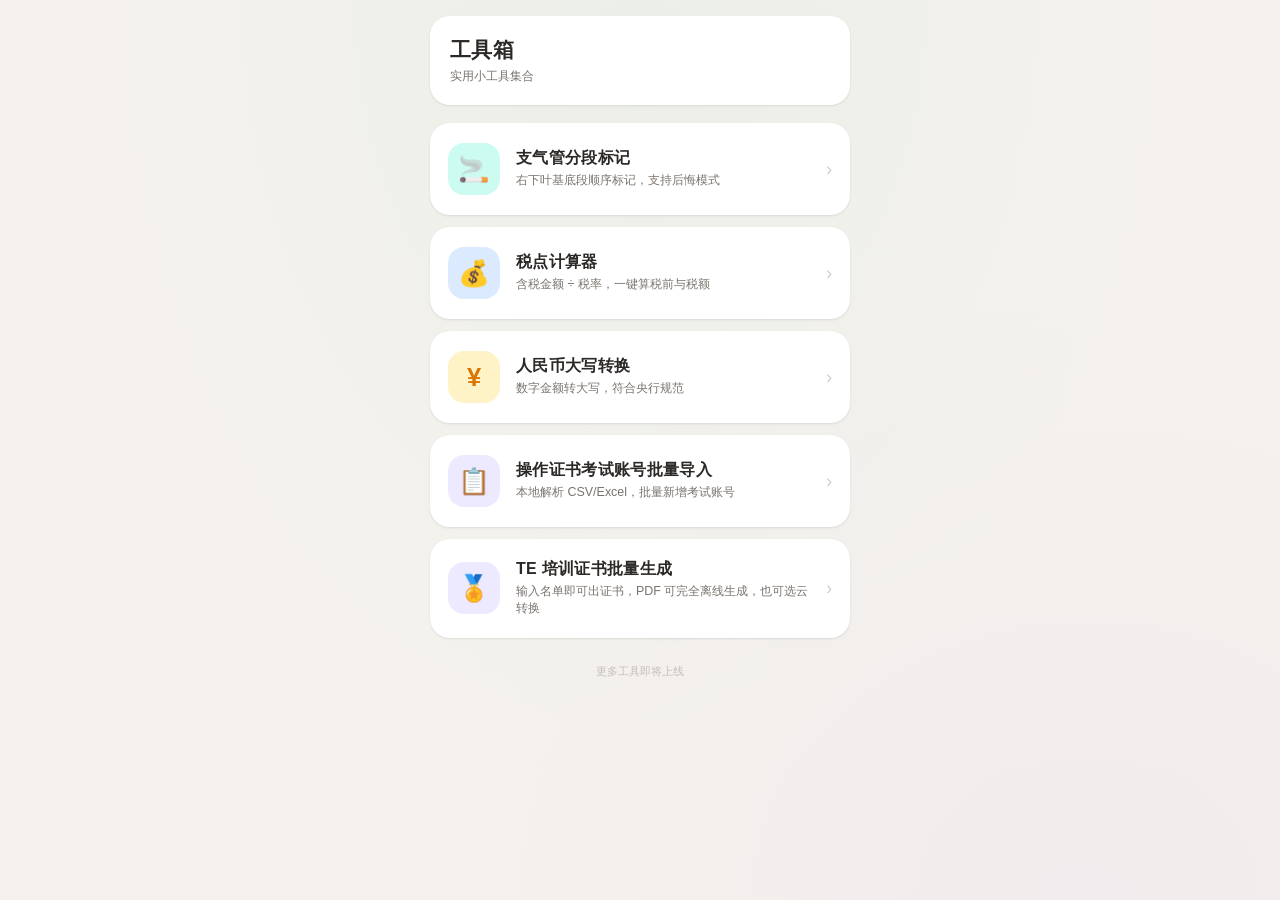
<file: index.html>
<!DOCTYPE html>
<html lang="zh-CN">
<head>
<meta charset="UTF-8">
<meta name="viewport" content="width=device-width, initial-scale=1.0, user-scalable=no, viewport-fit=cover">
<title>工具箱</title>
<style>
  :root {
    --bg: #f5f2ed;
    --card: #ffffff;
    --text: #2c2826;
    --text-secondary: #7a736d;
    --teal: #0d9488;
    --teal-light: #ccfbf1;
    --blue: #2563eb;
    --blue-light: #dbeafe;
    --violet: #7c3aed;
    --violet-light: #ede9fe;
    --gold: #d97706;
    --gold-bg: #fef3c7;
    --shadow-sm: 0 1px 3px rgba(0,0,0,0.06), 0 1px 2px rgba(0,0,0,0.04);
    --shadow-md: 0 4px 12px rgba(0,0,0,0.07), 0 2px 4px rgba(0,0,0,0.04);
    --shadow-lg: 0 10px 30px rgba(0,0,0,0.10), 0 4px 8px rgba(0,0,0,0.05);
    --radius: 20px;
    --radius-sm: 12px;
    --font-display: "PingFang SC", "Noto Sans SC", "Microsoft YaHei", sans-serif;
    --font-body: "PingFang SC", "Noto Sans SC", "Microsoft YaHei", sans-serif;
  }

  * { margin: 0; padding: 0; box-sizing: border-box; }

  body {
    font-family: var(--font-body);
    background: var(--bg);
    background-image:
      radial-gradient(ellipse at 50% 0%, rgba(13,148,136,0.04) 0%, transparent 60%),
      radial-gradient(ellipse at 85% 100%, rgba(124,58,237,0.03) 0%, transparent 50%);
    min-height: 100dvh;
    display: flex;
    justify-content: center;
    align-items: flex-start;
    padding: 16px;
    -webkit-tap-highlight-color: transparent;
    -webkit-user-select: none;
    user-select: none;
  }

  .container {
    width: 100%;
    max-width: 420px;
    display: flex;
    flex-direction: column;
    gap: 18px;
    animation: fadeIn 0.5s ease-out;
  }

  @keyframes fadeIn {
    from { opacity: 0; transform: translateY(12px); }
    to { opacity: 1; transform: translateY(0); }
  }

  .header {
    background: var(--card);
    border-radius: var(--radius);
    padding: 20px;
    box-shadow: var(--shadow-sm);
    display: flex;
    flex-direction: column;
    gap: 4px;
  }

  .header h1 {
    font-family: var(--font-display);
    font-size: 1.3rem;
    font-weight: 700;
    color: var(--text);
    letter-spacing: 0.02em;
  }

  .header .subtitle {
    font-size: 0.78rem;
    color: var(--text-secondary);
    font-weight: 500;
  }

  .tools-grid {
    display: flex;
    flex-direction: column;
    gap: 12px;
  }

  a.tool-card {
    text-decoration: none;
    display: flex;
    align-items: center;
    gap: 16px;
    padding: 20px 18px;
    background: var(--card);
    border-radius: var(--radius);
    box-shadow: var(--shadow-sm);
    transition: all 0.25s ease;
    -webkit-tap-highlight-color: transparent;
  }
  a.tool-card:active {
    transform: scale(0.98);
    box-shadow: var(--shadow-md);
  }

  .tool-icon {
    width: 52px;
    height: 52px;
    border-radius: 16px;
    display: flex;
    align-items: center;
    justify-content: center;
    font-size: 1.6rem;
    flex-shrink: 0;
    font-weight: 900;
  }

  .icon-lung { background: var(--teal-light); color: var(--teal); }
  .icon-tax { background: var(--blue-light); color: var(--blue); }
  .icon-rmb { background: var(--gold-bg); color: var(--gold); }
  .icon-cert { background: var(--violet-light); color: var(--violet); }

  .tool-info {
    display: flex;
    flex-direction: column;
    gap: 3px;
  }

  .tool-info .tool-name {
    font-family: var(--font-display);
    font-size: 1rem;
    font-weight: 700;
    color: var(--text);
    letter-spacing: 0.02em;
  }

  .tool-info .tool-desc {
    font-size: 0.78rem;
    color: var(--text-secondary);
    font-weight: 500;
    line-height: 1.4;
  }

  .tool-arrow {
    margin-left: auto;
    color: #ccc;
    font-size: 1.1rem;
  }

  .footer {
    text-align: center;
    padding: 8px 0 20px;
    font-size: 0.7rem;
    color: #c4bfb8;
  }
</style>
</head>
<body>

<div class="container">
  <div class="header">
    <h1>工具箱</h1>
    <span class="subtitle">实用小工具集合</span>
  </div>

  <div class="tools-grid">
    <a class="tool-card" href="./tools/lung-marker/index.html">
      <div class="tool-icon icon-lung">&#x1F6AC;</div>
      <div class="tool-info">
        <span class="tool-name">支气管分段标记</span>
        <span class="tool-desc">右下叶基底段顺序标记，支持后悔模式</span>
      </div>
      <span class="tool-arrow">&#x203A;</span>
    </a>

    <a class="tool-card" href="./tools/tax-calc/index.html">
      <div class="tool-icon icon-tax">&#x1F4B0;</div>
      <div class="tool-info">
        <span class="tool-name">税点计算器</span>
        <span class="tool-desc">含税金额 ÷ 税率，一键算税前与税额</span>
      </div>
      <span class="tool-arrow">&#x203A;</span>
    </a>

    <a class="tool-card" href="./tools/rmb-upper/index.html">
      <div class="tool-icon icon-rmb">&#x00A5;</div>
      <div class="tool-info">
        <span class="tool-name">人民币大写转换</span>
        <span class="tool-desc">数字金额转大写，符合央行规范</span>
      </div>
      <span class="tool-arrow">&#x203A;</span>
    </a>

    <a class="tool-card" href="./tools/training-cert-batch-fill/index.html">
      <div class="tool-icon icon-cert">&#x1F4CB;</div>
      <div class="tool-info">
        <span class="tool-name">操作证书考试账号批量导入</span>
        <span class="tool-desc">本地解析 CSV/Excel，批量新增考试账号</span>
      </div>
      <span class="tool-arrow">&#x203A;</span>
    </a>

    <a class="tool-card" href="./tools/te-cert-generator/index.html">
      <div class="tool-icon icon-cert">&#x1F3C5;</div>
      <div class="tool-info">
        <span class="tool-name">TE 培训证书批量生成</span>
        <span class="tool-desc">输入名单即可出证书，PDF 可完全离线生成，也可选云转换</span>
      </div>
      <span class="tool-arrow">&#x203A;</span>
    </a>

  </div>

  <div class="footer">更多工具即将上线</div>
</div>

</body>
</html>
</file>
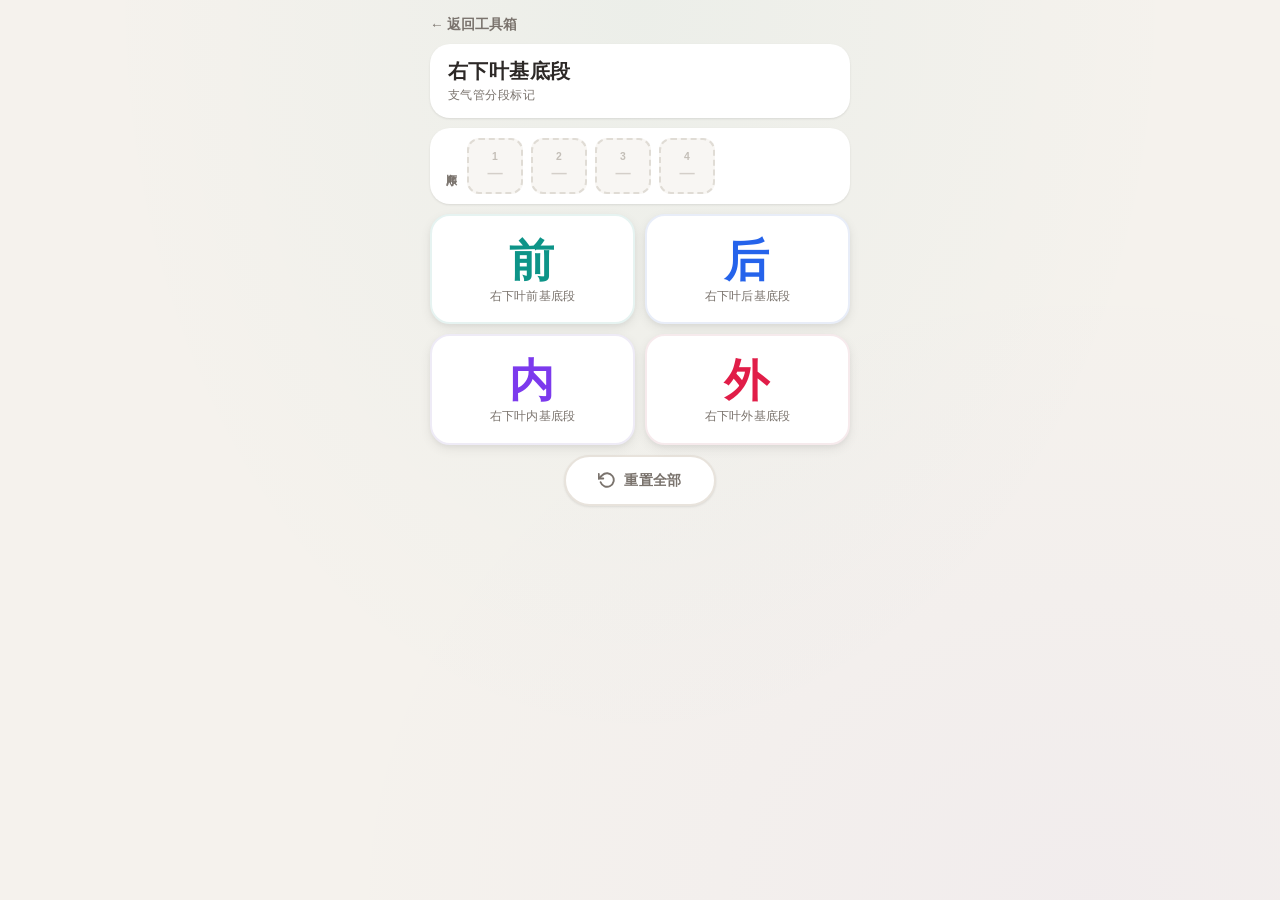
<file: tools/lung-marker/index.html>
<!DOCTYPE html>
<html lang="zh-CN">
<head>
<meta charset="UTF-8">
<meta name="viewport" content="width=device-width, initial-scale=1.0, user-scalable=no, viewport-fit=cover">
<title>右下叶基底段 — 支气管分段标记</title>
<style>
  :root {
    --bg: #f5f2ed;
    --card: #ffffff;
    --text: #2c2826;
    --text-secondary: #7a736d;
    --teal: #0d9488;
    --teal-light: #ccfbf1;
    --blue: #2563eb;
    --blue-light: #dbeafe;
    --violet: #7c3aed;
    --violet-light: #ede9fe;
    --rose: #e11d48;
    --rose-light: #ffe4e6;
    --gold: #d97706;
    --gold-bg: #fef3c7;
    --danger: #dc2626;
    --danger-light: #fee2e2;
    --shadow-sm: 0 1px 3px rgba(0,0,0,0.06), 0 1px 2px rgba(0,0,0,0.04);
    --shadow-md: 0 4px 12px rgba(0,0,0,0.07), 0 2px 4px rgba(0,0,0,0.04);
    --shadow-lg: 0 10px 30px rgba(0,0,0,0.10), 0 4px 8px rgba(0,0,0,0.05);
    --radius: 20px;
    --radius-sm: 12px;
    --font-display: "PingFang SC", "Noto Sans SC", "Microsoft YaHei", sans-serif;
    --font-body: "PingFang SC", "Noto Sans SC", "Microsoft YaHei", sans-serif;
  }

  * { margin: 0; padding: 0; box-sizing: border-box; }

  body {
    font-family: var(--font-body);
    background: var(--bg);
    background-image:
      radial-gradient(ellipse at 50% 0%, rgba(13,148,136,0.04) 0%, transparent 60%),
      radial-gradient(ellipse at 85% 100%, rgba(124,58,237,0.03) 0%, transparent 50%);
    min-height: 100dvh;
    display: flex;
    justify-content: center;
    align-items: flex-start;
    padding: 16px;
    -webkit-tap-highlight-color: transparent;
    -webkit-user-select: none;
    user-select: none;
  }

  .container {
    width: 100%;
    max-width: 420px;
    display: flex;
    flex-direction: column;
    gap: 10px;
    animation: fadeIn 0.5s ease-out;
  }

  @keyframes fadeIn {
    from { opacity: 0; transform: translateY(12px); }
    to { opacity: 1; transform: translateY(0); }
  }

  a.back-link {
    display: inline-flex;
    align-items: center;
    gap: 6px;
    color: var(--text-secondary);
    text-decoration: none;
    font-size: 0.85rem;
    font-weight: 600;
    width: fit-content;
    transition: color 0.2s;
  }
  a.back-link:active { color: var(--teal); }

  /* ===== HEADER ===== */
  .header {
    background: var(--card);
    border-radius: var(--radius);
    padding: 14px 18px;
    box-shadow: var(--shadow-sm);
    display: flex;
    align-items: center;
    justify-content: space-between;
    gap: 12px;
    transition: box-shadow 0.3s ease;
  }

  .title-group {
    display: flex;
    flex-direction: column;
    gap: 2px;
  }

  .title-group h1 {
    font-family: var(--font-display);
    font-size: 1.25rem;
    font-weight: 700;
    color: var(--text);
    letter-spacing: 0.02em;
  }

  .title-group .subtitle {
    font-size: 0.75rem;
    color: var(--text-secondary);
    font-weight: 500;
    letter-spacing: 0.04em;
    text-transform: uppercase;
  }

  /* ===== ORDER TRACK ===== */
  .order-track {
    background: var(--card);
    border-radius: var(--radius);
    padding: 10px 14px;
    box-shadow: var(--shadow-sm);
    display: flex;
    align-items: center;
    gap: 8px;
  }

  .order-track-label {
    font-size: 0.7rem;
    font-weight: 600;
    color: var(--text-secondary);
    letter-spacing: 0.05em;
    text-transform: uppercase;
    writing-mode: vertical-lr;
    flex-shrink: 0;
    height: auto;
  }

  .order-slots {
    display: flex;
    gap: 8px;
    flex: 1;
  }

  .order-slot {
    flex: 1;
    aspect-ratio: 1;
    max-width: 56px;
    border-radius: var(--radius-sm);
    background: #f8f6f3;
    border: 2px dashed #e0dcd5;
    display: flex;
    flex-direction: column;
    align-items: center;
    justify-content: center;
    gap: 2px;
    transition: all 0.35s cubic-bezier(0.34, 1.56, 0.64, 1);
    position: relative;
    min-height: 50px;
  }

  .order-slot.filled {
    border-style: solid;
    animation: slotPopIn 0.4s cubic-bezier(0.34, 1.56, 0.64, 1);
  }

  @keyframes slotPopIn {
    0% { transform: scale(0.7); opacity: 0; }
    60% { transform: scale(1.08); }
    100% { transform: scale(1); opacity: 1; }
  }

  .order-slot .slot-num {
    font-size: 0.65rem;
    font-weight: 700;
    color: #c4bfb8;
    letter-spacing: 0.02em;
  }
  .order-slot.filled .slot-num {
    color: rgba(255,255,255,0.8);
  }

  .order-slot .slot-label {
    font-size: 0.95rem;
    font-weight: 800;
    color: #d4cfc9;
  }
  .order-slot.filled .slot-label {
    color: #fff;
  }

  .order-slot.slot-teal { background: #f0fdfa; border-color: #ccfbf1; }
  .order-slot.slot-teal.filled { background: var(--teal); border-color: var(--teal); }

  .order-slot.slot-blue { background: #eff6ff; border-color: #dbeafe; }
  .order-slot.slot-blue.filled { background: var(--blue); border-color: var(--blue); }

  .order-slot.slot-violet { background: #f5f3ff; border-color: #ede9fe; }
  .order-slot.slot-violet.filled { background: var(--violet); border-color: var(--violet); }

  .order-slot.slot-rose { background: #fff1f2; border-color: #ffe4e6; }
  .order-slot.slot-rose.filled { background: var(--rose); border-color: var(--rose); }

  /* ===== SEGMENT BUTTONS GRID ===== */
  .segment-grid {
    display: grid;
    grid-template-columns: 1fr 1fr;
    gap: 10px;
  }

  .seg-btn {
    position: relative;
    display: flex;
    flex-direction: column;
    align-items: center;
    justify-content: center;
    gap: 6px;
    padding: 22px 14px 18px;
    min-height: 100px;
    border-radius: var(--radius);
    border: 2.5px solid transparent;
    cursor: pointer;
    font-family: var(--font-display);
    transition: all 0.25s cubic-bezier(0.34, 1.56, 0.64, 1);
    box-shadow: var(--shadow-md);
    overflow: hidden;
    -webkit-tap-highlight-color: transparent;
    background: var(--card);
  }

  .seg-btn:active {
    transform: scale(0.96);
    transition: transform 0.1s ease;
  }

  .seg-btn::after {
    content: '';
    position: absolute;
    inset: 0;
    border-radius: var(--radius);
    opacity: 0;
    transition: opacity 0.3s ease;
  }

  /* Button color themes */
  .seg-btn.btn-teal { border-color: #e6f3f1; }
  .seg-btn.btn-teal .seg-icon { color: var(--teal); }
  .seg-btn.btn-teal.selected { background: #f0fdfa; border-color: var(--teal); box-shadow: 0 0 0 4px rgba(13,148,136,0.12), var(--shadow-md); }

  .seg-btn.btn-blue { border-color: #e8edf8; }
  .seg-btn.btn-blue .seg-icon { color: var(--blue); }
  .seg-btn.btn-blue.selected { background: #eff6ff; border-color: var(--blue); box-shadow: 0 0 0 4px rgba(37,99,235,0.12), var(--shadow-md); }

  .seg-btn.btn-violet { border-color: #eeebf6; }
  .seg-btn.btn-violet .seg-icon { color: var(--violet); }
  .seg-btn.btn-violet.selected { background: #f5f3ff; border-color: var(--violet); box-shadow: 0 0 0 4px rgba(124,58,237,0.12), var(--shadow-md); }

  .seg-btn.btn-rose { border-color: #f6eaec; }
  .seg-btn.btn-rose .seg-icon { color: var(--rose); }
  .seg-btn.btn-rose.selected { background: #fff1f2; border-color: var(--rose); box-shadow: 0 0 0 4px rgba(225,29,72,0.12), var(--shadow-md); }

  .seg-btn .seg-icon {
    font-size: 2.8rem;
    font-weight: 900;
    line-height: 1;
    letter-spacing: 0.04em;
    transition: transform 0.25s ease, color 0.25s ease;
  }
  .seg-btn.selected .seg-icon {
    transform: scale(1.08);
  }

  .seg-btn .seg-fullname {
    font-size: 0.75rem;
    color: var(--text-secondary);
    font-weight: 500;
    text-align: center;
    line-height: 1.3;
    letter-spacing: 0.01em;
    transition: color 0.25s ease;
  }
  .seg-btn.selected .seg-fullname {
    color: #5c5651;
  }

  /* Order badge on button */
  .order-badge {
    position: absolute;
    top: -12px;
    right: -12px;
    width: 38px;
    height: 38px;
    border-radius: 50%;
    background: var(--gold);
    color: #fff;
    font-size: 1rem;
    font-weight: 800;
    display: flex;
    align-items: center;
    justify-content: center;
    box-shadow: 0 3px 8px rgba(217,119,6,0.35);
    opacity: 0;
    transform: scale(0.3);
    transition: all 0.35s cubic-bezier(0.34, 1.56, 0.64, 1);
    z-index: 2;
    letter-spacing: 0;
  }
  .order-badge.show {
    opacity: 1;
    transform: scale(1);
  }

  /* Eligible for undo glow (regret mode) */
  .seg-btn.can-undo {
    animation: undoGlow 1.2s ease-in-out infinite;
  }

  @keyframes undoGlow {
    0%, 100% { box-shadow: 0 0 0 4px rgba(245,158,11,0.25), var(--shadow-md); }
    50% { box-shadow: 0 0 0 10px rgba(245,158,11,0.08), var(--shadow-md); }
  }

  .seg-btn.shake {
    animation: shake 0.5s ease;
  }

  @keyframes shake {
    0%, 100% { transform: translateX(0); }
    15% { transform: translateX(-6px); }
    30% { transform: translateX(6px); }
    45% { transform: translateX(-5px); }
    60% { transform: translateX(4px); }
    75% { transform: translateX(-2px); }
  }

  /* ===== RESET BUTTON ===== */
  .reset-area {
    display: flex;
    flex-direction: column;
    align-items: center;
    gap: 6px;
    padding-top: 0;
  }

  .regret-hint-inline {
    font-size: 0.72rem;
    font-weight: 600;
    color: #92400e;
    letter-spacing: 0.02em;
    display: none;
  }
  .regret-hint-inline.show {
    display: block;
  }

  .reset-btn {
    display: flex;
    align-items: center;
    gap: 8px;
    padding: 14px 32px;
    border-radius: 50px;
    border: 2px solid #e8e3dc;
    background: var(--card);
    color: var(--text-secondary);
    font-size: 0.9rem;
    font-weight: 600;
    font-family: var(--font-body);
    cursor: pointer;
    box-shadow: var(--shadow-sm);
    transition: all 0.25s ease;
    letter-spacing: 0.03em;
    -webkit-tap-highlight-color: transparent;
  }

  .reset-btn:active {
    background: #fef2f2;
    border-color: #fecaca;
    color: var(--danger);
    transform: scale(0.96);
  }

  .reset-icon {
    width: 18px;
    height: 18px;
    transition: transform 0.3s ease;
  }
  .reset-btn:active .reset-icon {
    transform: rotate(-90deg);
  }

</style>
</head>
<body>

<div class="container">
  <a class="back-link" href="../../index.html">&#x2190; 返回工具箱</a>

  <!-- Header -->
  <header class="header">
    <div class="title-group">
      <h1>右下叶基底段</h1>
      <span class="subtitle">支气管分段标记</span>
    </div>
  </header>

  <!-- Order Track -->
  <div class="order-track">
    <span class="order-track-label">顺序</span>
    <div class="order-slots">
      <div class="order-slot" data-slot="0">
        <span class="slot-num">1</span>
        <span class="slot-label">—</span>
      </div>
      <div class="order-slot" data-slot="1">
        <span class="slot-num">2</span>
        <span class="slot-label">—</span>
      </div>
      <div class="order-slot" data-slot="2">
        <span class="slot-num">3</span>
        <span class="slot-label">—</span>
      </div>
      <div class="order-slot" data-slot="3">
        <span class="slot-num">4</span>
        <span class="slot-label">—</span>
      </div>
    </div>
  </div>

  <!-- Segment Buttons -->
  <div class="segment-grid" id="segmentGrid">
    <button class="seg-btn btn-teal" data-index="0">
      <span class="seg-icon">前</span>
      <span class="seg-fullname">右下叶前基底段</span>
      <span class="order-badge"></span>
    </button>
    <button class="seg-btn btn-blue" data-index="1">
      <span class="seg-icon">后</span>
      <span class="seg-fullname">右下叶后基底段</span>
      <span class="order-badge"></span>
    </button>
    <button class="seg-btn btn-violet" data-index="2">
      <span class="seg-icon">内</span>
      <span class="seg-fullname">右下叶内基底段</span>
      <span class="order-badge"></span>
    </button>
    <button class="seg-btn btn-rose" data-index="3">
      <span class="seg-icon">外</span>
      <span class="seg-fullname">右下叶外基底段</span>
      <span class="order-badge"></span>
    </button>
  </div>

  <!-- Reset -->
  <div class="reset-area">
    <span class="regret-hint-inline" id="regretHint">点击最后标记可撤销，未标记按钮可重新绑定</span>
    <button class="reset-btn" id="resetBtn">
      <svg class="reset-icon" viewBox="0 0 24 24" fill="none" stroke="currentColor" stroke-width="2.5" stroke-linecap="round" stroke-linejoin="round">
        <polyline points="1 4 1 10 7 10"/>
        <path d="M3.51 15a9 9 0 1 0 2.13-9.36L1 10"/>
      </svg>
      重置全部
    </button>
  </div>
</div>

<script>
(function() {
  const BTN_COLORS = ['teal', 'blue', 'violet', 'rose'];
  const BTN_LABELS = ['前', '后', '内', '外'];
  const SLOT_COLORS = ['slot-teal', 'slot-blue', 'slot-violet', 'slot-rose'];

  // State
  let selections = [null, null, null, null];  // index -> order (1-4) or null
  let orderMap = [null, null, null, null, null]; // order (1-4) -> button index
  let nextOrder = 1;

  // DOM refs
  const buttons = document.querySelectorAll('.seg-btn');
  const badges = document.querySelectorAll('.order-badge');
  const orderSlots = document.querySelectorAll('.order-slot');
  const regretHint = document.getElementById('regretHint');
  const resetBtn = document.getElementById('resetBtn');

  function currentMaxOrder() {
    return nextOrder - 1;
  }

  function updateUI() {
    // Update button states
    buttons.forEach((btn, i) => {
      const badge = badges[i];
      if (selections[i] !== null) {
        btn.classList.add('selected');
        badge.textContent = selections[i];
        badge.classList.add('show');
      } else {
        btn.classList.remove('selected');
        badge.classList.remove('show');
      }

      // Undo eligibility glow (always regret mode)
      btn.classList.remove('can-undo');
      if (selections[i] !== null && selections[i] === currentMaxOrder()) {
        btn.classList.add('can-undo');
      }
    });

    // Update order slots
    orderSlots.forEach((slot, i) => {
      const orderNum = i + 1;
      const labelEl = slot.querySelector('.slot-label');
      // Remove old color classes
      SLOT_COLORS.forEach(c => slot.classList.remove(c));
      slot.classList.remove('filled');

      if (orderMap[orderNum] !== null) {
        const btnIdx = orderMap[orderNum];
        slot.classList.add('filled', SLOT_COLORS[btnIdx]);
        labelEl.textContent = BTN_LABELS[btnIdx];
      } else {
        labelEl.textContent = '—';
      }
    });

    // Regret hint visibility
    if (currentMaxOrder() >= 1) {
      regretHint.classList.add('show');
    } else {
      regretHint.classList.remove('show');
    }
  }

  function handleButtonClick(index) {
    if (selections[index] !== null) {
      // Button IS selected: only allow undoing the LAST one (LIFO)
      if (selections[index] !== currentMaxOrder()) {
        shakeButton(index);
        flashEligibleButton();
        return;
      }
      // OK to regret this one
      orderMap[selections[index]] = null;
      selections[index] = null;
      nextOrder--;
      updateUI();
    } else {
      // Button is UNSELECTED: assign next available order
      if (nextOrder > 4) {
        return;
      }
      selections[index] = nextOrder;
      orderMap[nextOrder] = index;
      nextOrder++;
      updateUI();
    }
  }

  function shakeButton(index) {
    const btn = buttons[index];
    btn.classList.add('shake');
    btn.addEventListener('animationend', function handler() {
      btn.classList.remove('shake');
      btn.removeEventListener('animationend', handler);
    });
  }

  function flashEligibleButton() {
    const eligibleIdx = currentMaxOrder() >= 1 ? orderMap[currentMaxOrder()] : null;
    if (eligibleIdx !== null) {
      const btn = buttons[eligibleIdx];
      btn.classList.remove('can-undo');
      // Force reflow to restart animation
      void btn.offsetWidth;
      btn.classList.add('can-undo');
    }
  }

  function resetAll() {
    selections = [null, null, null, null];
    orderMap = [null, null, null, null, null];
    nextOrder = 1;
    updateUI();
  }

  // Event listeners
  buttons.forEach((btn, i) => {
    btn.addEventListener('click', (e) => {
      e.preventDefault();
      handleButtonClick(i);
    });
    // Prevent double-tap zoom
    btn.addEventListener('touchstart', (e) => {
      e.preventDefault();
      handleButtonClick(i);
    });
  });

  resetBtn.addEventListener('click', resetAll);
  resetBtn.addEventListener('touchstart', (e) => {
    e.preventDefault();
    resetAll();
  });

  // Initial render
  updateUI();
})();
</script>
</body>
</html>
</file>
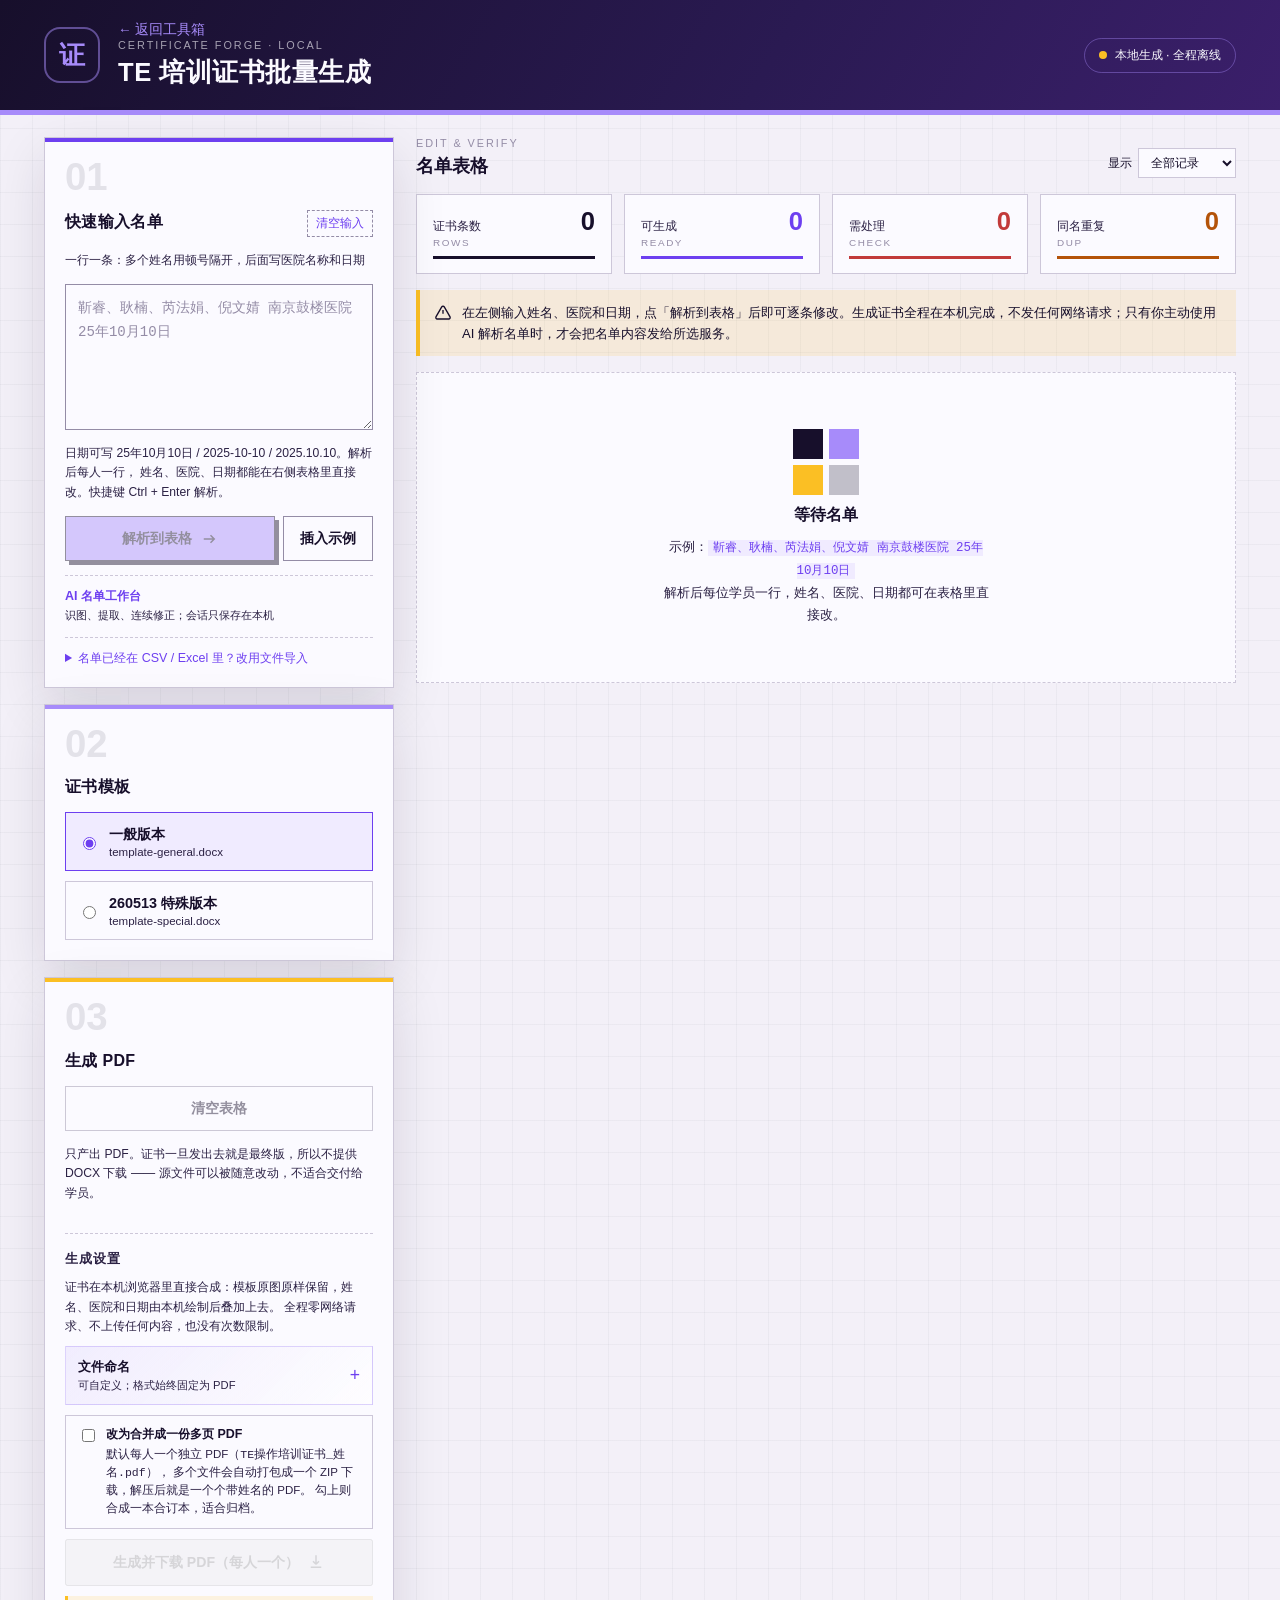
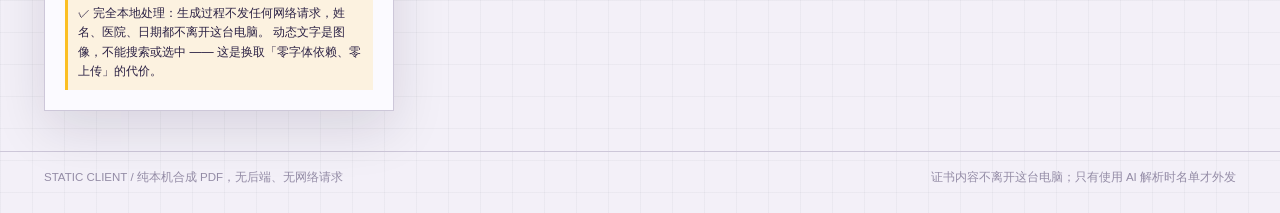
<file: tools/te-cert-generator/index.html>
<!doctype html>
<html lang="zh-CN">
  <head>
    <meta charset="UTF-8" />
    <meta name="viewport" content="width=device-width, initial-scale=1.0" />
    <meta
      name="description"
      content="输入姓名、医院和日期，在浏览器本地批量生成 TE 操作培训证书，打包 ZIP 下载。"
    />
    <!--
      CSP 说明：
      - img-src 放行 blob: —— 证书背景图若走 URL.createObjectURL(new Blob([...]))，
        得到的是 blob: 地址，只写 data: 不够（漏掉会让背景图被静默拦掉，页面上只剩文字）。
      - connect-src 放行 file: —— 本工具要读同目录下的 docx 模板；
        file:// 页面的 origin 是不透明的 null，'self' 匹配不上。
      - connect-src 只额外放行 api.deepseek.com，供 AI 解析名单用。**证书生成本身不联网**：
        背景图与文字都在本机合成，一个请求都不发。
        这个域名是白名单写死的，不接受任意地址，避免变成通用外发通道。
        注意「其它 OpenAI 兼容接口」若填了白名单之外的地址，浏览器会直接拦掉 ——
        这是刻意的限制，不为任意端点开口子。
      - script-src 保持 'self' —— 脚本只从本目录加载，包括本机首选的 base64 模板载荷，
        以及按需注入的 xlsx / pdf-lib（见下面的加载说明）。
    -->
    <meta
      http-equiv="Content-Security-Policy"
      content="default-src 'self'; script-src 'self'; style-src 'self'; img-src 'self' data: blob:; connect-src 'self' file: https://api.deepseek.com; object-src 'none'; base-uri 'self'; form-action 'self'"
    />
    <title>TE 培训证书批量生成</title>
    <link
      rel="icon"
      type="image/svg+xml"
      href="data:image/svg+xml,%3Csvg xmlns='http://www.w3.org/2000/svg' viewBox='0 0 64 64'%3E%3Crect width='64' height='64' rx='14' fill='%231f1140'/%3E%3Crect x='16' y='12' width='32' height='40' rx='3' fill='none' stroke='%23a78bfa' stroke-width='4'/%3E%3Cpath d='M23 24h18M23 32h18M23 40h11' stroke='%23a78bfa' stroke-width='3.5' stroke-linecap='round'/%3E%3Ccircle cx='44' cy='49' r='7' fill='%23fbbf24'/%3E%3C/svg%3E"
    />
    <link rel="stylesheet" href="./styles.css" />
    <!--
      提前把「AI 工作站」布局的早期开关拉下来。
      它在 body 末尾、没有 defer，正常会随解析到达即执行；但慢网络下它会和下面 5 个
      defer 脚本抢连接（HTTP/1.1 只有 6 条），实测被挤到 4s 才执行 ——
      用户点开面板后仍要等几秒才切进 AI 工作站。preload 让它在第一轮就下来。
    -->
    <link rel="preload" as="script" href="./ai-mode-boot.js" />
    <!--
      首屏只加载「打开页面就要用」的脚本。
      xlsx.full.min.js（约 0.9 MB）只有导入 Excel 才用得上，
      vendor/pdf-lib.min.js（约 0.5 MB）只有生成 PDF 才用得上 ——
      它们由 app.js 的 ensureLibrary() 在真正需要时注入，两者合计是首屏的 86%。
      这不是微优化：手机端实测 400 kbps 下，带着这两个文件 DOMContentLoaded 要 14s，
      去掉之后约 2s；而「切到 AI 工作站」根本不碰它们。
    -->
    <script defer src="./cert-core.js"></script>
    <script defer src="./cert-direct-pdf.js"></script>
    <script defer src="./cert-ai.js"></script>
    <script defer src="./cert-ai-session.js"></script>
    <script defer src="./app.js"></script>
  </head>
  <body>
    <a class="skip-link" href="#workspace">跳到生成工作区</a>

    <header class="masthead">
      <div class="brand-mark" aria-hidden="true">证</div>
      <div class="brand-copy">
        <a class="back-link" href="../../index.html">&#x2190; 返回工具箱</a>
        <p class="eyebrow">CERTIFICATE FORGE · LOCAL</p>
        <h1>TE 培训证书批量生成</h1>
      </div>
      <div class="privacy-badge" title="证书在本机浏览器里合成，不上传任何内容">
        <span class="privacy-badge__dot" aria-hidden="true"></span>
        本地生成 · 全程离线
      </div>
    </header>

    <main id="workspace" class="workspace">
      <aside class="control-rail" aria-label="生成设置">
        <section class="panel" aria-labelledby="input-heading">
          <div class="panel-number" aria-hidden="true">01</div>
          <div class="panel-heading">
            <h2 id="input-heading">快速输入名单</h2>
            <button id="clearInputBtn" class="text-button" type="button">清空输入</button>
          </div>

          <label class="field-label" for="quickInput">
            <span>一行一条：多个姓名用顿号隔开，后面写医院名称和日期</span>
          </label>
          <textarea
            id="quickInput"
            class="quick-input"
            rows="5"
            spellcheck="false"
            placeholder="靳睿、耿楠、芮法娟、倪文婧 南京鼓楼医院 25年10月10日"
          ></textarea>

          <p class="panel-note">
            日期可写 25年10月10日 / 2025-10-10 / 2025.10.10。解析后每人一行，
            姓名、医院、日期都能在右侧表格里直接改。快捷键 Ctrl + Enter 解析。
          </p>

          <div class="action-row">
            <button id="parseBtn" class="button button--primary" type="button" disabled>
              <span>解析到表格</span>
              <svg viewBox="0 0 24 24" aria-hidden="true"><path d="M5 12h14m-5-5 5 5-5 5" /></svg>
            </button>
            <button id="insertSampleBtn" class="button button--ghost" type="button">插入示例</button>
          </div>

          <details id="aiBlock" class="import-block ai-workbench">
            <summary>
              <span>AI 名单工作台</span>
              <small>识图、提取、连续修正；会话只保存在本机</small>
            </summary>

            <div class="ai-session-bar">
              <label for="aiSessionSelect">
                <span>本机会话</span>
                <select id="aiSessionSelect" aria-label="选择 AI 会话"></select>
              </label>
              <button id="aiNewSessionBtn" class="text-button" type="button">新会话</button>
              <button id="aiDeleteSessionBtn" class="text-button is-danger" type="button">删除</button>
              <button id="aiCloseBtn" class="text-button ai-close" type="button">返回设置</button>
            </div>

            <div class="ai-thread-heading">
              <div>
                <p class="eyebrow">LOCAL AI SESSION</p>
                <h3 id="aiSessionTitle">新建识别会话</h3>
              </div>
              <span id="aiSessionState" class="ai-session-state">尚未解析</span>
            </div>

            <div id="aiMessages" class="ai-messages" aria-live="polite">
              <article class="ai-message is-system">
                <b>工作方式</b>
                <p>先提交文字或图片提取名单。之后可以继续说“把张三的医院改成…”或“合并这两条”。AI 只提出修改建议，你确认后才会改表。</p>
              </article>
            </div>

            <section id="aiPendingBlock" class="ai-pending" hidden aria-labelledby="ai-pending-heading">
              <div class="ai-pending__head">
                <div>
                  <p class="eyebrow">REVIEW CHANGES</p>
                  <h4 id="ai-pending-heading">待确认的修改</h4>
                </div>
                <span id="aiPendingCount">0 项</span>
              </div>
              <ul id="aiPendingList" class="ai-operation-list"></ul>
              <div class="action-row">
                <button id="aiApplyBtn" class="button button--secondary button--small" type="button">应用到表格</button>
                <button id="aiDiscardBtn" class="button button--ghost button--small" type="button">放弃</button>
              </div>
            </section>

            <p class="panel-note">
              规则解析只认固定写法（顿号隔开姓名 + 医院名以「医院/卫生院」等词结尾 + 标准日期）。
              表格粘贴、姓名与信息分行、一句话叙述、手机拍的签到表都解析不了 —— 这些交给 AI。
              <b>AI 结果同样要过校验</b>，缺项会红标出来让你核对，不会静默生成。
            </p>

            <p class="panel-note">
              <b>文本和图片可以一起用，而且常用组合是</b>：
              图片可以只有姓名，也可以每行都有姓名、医院和日期。
              <b>微信聊天记录截图可以直接丢进来</b>：转发在里面的名单图、单独发出的姓名清单、
              以及「医院换成××」「日期写××」这类说明都会被分开读出来。
              AI 只负责分别提取图片事实、文字中的人员和字段作用范围；随后由本机代码按固定规则
              完成匹配与覆盖。文本明确指定的值优先，未涉及的图片字段会保留；多个日期或医院
              对应不清时会标成「需处理」，不会任选一个覆盖所有人。
            </p>

            <p class="panel-note">
              <b>素材只写到年月也没关系</b>：日期会按读到的部分填进表格并标「日期不完整」，
              你补上「日」即可 —— 缺的那一段宁可空着，也不会由 AI 编一个出来。
            </p>

            <p class="panel-note">
              <b>可以给多张图（最多 4 张）</b>：例如「聊天截图 + 一张完整名单」。
              同一个人在多张图里都出现时按姓名合并成一行，空缺的医院/日期由另一张补上；
              两张图的值互相矛盾时不猜，两条都留并标「疑似重复」让你确认。
            </p>

            <label class="field-label" for="aiProvider">解析服务</label>
            <select id="aiProvider" class="service-select"></select>

            <div id="aiFields" class="service-fields"></div>
            <p id="aiHelp" class="service-help"></p>

            <label class="field-label" for="aiImageInput">
              图片（可选，可多张，与上面的输入框一起解析）
            </label>
            <label id="aiImageLabel" class="drop-zone drop-zone--compact" for="aiImageInput" tabindex="0">
              <input id="aiImageInput" type="file" accept="image/jpeg,image/png,image/gif,image/webp" multiple />
              <strong>选择或拖入名单图片 / 聊天记录截图</strong>
              <span>支持 JPEG / PNG / GIF / WebP，单张不超过 12 MB、最多 4 张。只选图片不填文本也可以。</span>
            </label>
            <div id="aiImageSummary" class="file-summary is-empty" aria-live="polite">
              <span id="aiImageName">尚未选择图片</span>
              <span id="aiImageMeta"></span>
            </div>
            <ul id="aiImageList" class="image-list"></ul>

            <div class="action-row">
              <button id="aiParseBtn" class="button button--secondary button--small" type="button" disabled>
                AI 解析
              </button>
              <button id="aiClearImageBtn" class="button button--ghost button--small" type="button" disabled>
                移除全部图片
              </button>
            </div>

            <details id="aiRawBlock" class="raw-block" hidden>
              <summary>查看 AI 原始返回（某列没解析出来时先看这里）</summary>
              <pre id="aiRawOutput" class="raw-output"></pre>
            </details>

            <div class="ai-composer">
              <label class="field-label" for="aiComposer">
                <span id="aiComposerLabel">首次提交：说明材料，或只上传图片</span>
              </label>
              <textarea id="aiComposer" rows="4" spellcheck="false"
                placeholder="例如：请从图片提取人员、医院和日期。解析后可继续说：把王敏的医院改成南京鼓楼医院。"></textarea>
              <label id="aiRecheckLabel" class="ai-recheck" for="aiRecheckImages" hidden>
                <input id="aiRecheckImages" type="checkbox" />
                <span>本轮同时重新查看已上传的原图（会增加图片 token）</span>
              </label>
              <div class="action-row">
                <button id="aiSendBtn" class="button button--primary" type="button" disabled>
                  <span>发送修改要求</span>
                  <svg viewBox="0 0 24 24" aria-hidden="true"><path d="m4 12 16-8-5 16-3-6-8-2Zm8 2 3-3" /></svg>
                </button>
                <button id="aiCancelBtn" class="button button--ghost button--small" type="button" hidden>取消</button>
              </div>
            </div>

            <p id="aiNote" class="service-note">
              默认不联网。选了服务并填好密钥后才会把名单内容（或图片）发给该服务。
            </p>
          </details>

          <details class="import-block">
            <summary>名单已经在 CSV / Excel 里？改用文件导入</summary>
            <label id="fileDropLabel" class="drop-zone" for="fileInput" tabindex="0">
              <input id="fileInput" type="file" accept=".csv,.xlsx,.xls" />
              <strong>选择或拖入文件</strong>
              <span>支持 .csv / .xlsx / .xls，自动识别 UTF-8 与 GBK</span>
            </label>
            <div id="fileSummary" class="file-summary is-empty" aria-live="polite">
              <span id="fileName">尚未选择文件</span>
              <span id="fileMeta"></span>
            </div>
            <button id="downloadSampleBtn" class="text-button" type="button">下载示例 CSV</button>
          </details>
        </section>

        <section class="panel" aria-labelledby="template-heading">
          <div class="panel-number" aria-hidden="true">02</div>
          <div class="panel-heading">
            <h2 id="template-heading">证书模板</h2>
          </div>
          <div class="template-picker" role="radiogroup" aria-labelledby="template-heading">
            <label class="template-option">
              <input type="radio" name="template" value="general" checked />
              <span class="template-option__body">
                <b>一般版本</b>
                <small>template-general.docx</small>
              </span>
            </label>
            <label class="template-option">
              <input type="radio" name="template" value="special" />
              <span class="template-option__body">
                <b>260513 特殊版本</b>
                <small>template-special.docx</small>
              </span>
            </label>
          </div>
        </section>

        <section class="panel" aria-labelledby="action-heading">
          <div class="panel-number" aria-hidden="true">03</div>
          <div class="panel-heading">
            <h2 id="action-heading">生成 PDF</h2>
          </div>
          <div class="action-stack">
            <button id="clearAllBtn" class="button button--ghost" type="button" disabled>
              清空表格
            </button>
          </div>
          <p class="panel-note">
            只产出 PDF。证书一旦发出去就是最终版，所以不提供 DOCX 下载 ——
            源文件可以被随意改动，不适合交付给学员。
          </p>

          <div class="generate-block">
            <h3 class="generate-title">生成设置</h3>
            <p class="panel-note">
              证书在本机浏览器里直接合成：模板原图原样保留，姓名、医院和日期由本机绘制后叠加上去。
              全程零网络请求、不上传任何内容，也没有次数限制。
            </p>

            <details id="namingDetails" class="naming-block">
              <summary>
                <span>
                  <b>文件命名</b>
                  <small>可自定义；格式始终固定为 PDF</small>
                </span>
              </summary>
              <div class="naming-grid">
                <label class="naming-field" for="pdfNamePattern">
                  <span>每人一个 PDF</span>
                  <span class="filename-control">
                    <input id="pdfNamePattern" type="text" autocomplete="off" spellcheck="false"
                      value="TE操作培训证书_{姓名}" />
                    <code>.pdf</code>
                  </span>
                </label>
                <label class="naming-field" for="mergedNamePattern">
                  <span>合并 PDF</span>
                  <span class="filename-control">
                    <input id="mergedNamePattern" type="text" autocomplete="off" spellcheck="false"
                      value="TE操作培训证书_{份数}份_{时间}" />
                    <code>.pdf</code>
                  </span>
                </label>
                <label class="naming-field" for="zipNamePattern">
                  <span>多个 PDF 的压缩包</span>
                  <span class="filename-control">
                    <input id="zipNamePattern" type="text" autocomplete="off" spellcheck="false"
                      value="TE操作培训证书_{时间}" />
                    <code>.zip</code>
                  </span>
                </label>
              </div>
              <p class="naming-tokens">
                单份可用：<code>{姓名}</code> <code>{医院}</code> <code>{日期}</code> <code>{序号}</code>；
                合并与压缩包可用：<code>{份数}</code> <code>{时间}</code>。
                表格里的单个输出文件名也可以直接修改。
              </p>
              <p id="namingPreview" class="naming-preview" aria-live="polite"></p>
              <button id="namingResetBtn" class="text-button" type="button">恢复默认命名</button>
            </details>

            <label class="merge-toggle" for="pdfMergeToggle">
              <input id="pdfMergeToggle" type="checkbox" />
              <span>
                <b>改为合并成一份多页 PDF</b>
                <small>
                  默认每人一个独立 PDF（<code>TE操作培训证书_姓名.pdf</code>），
                  多个文件会自动打包成一个 ZIP 下载，解压后就是一个个带姓名的 PDF。
                  勾上则合成一本合订本，适合归档。
                </small>
              </span>
            </label>

            <button id="pdfBtn" class="button button--secondary" type="button" disabled>
              <span id="pdfBtnLabel">生成并下载 PDF（每人一个）</span>
              <svg viewBox="0 0 24 24" aria-hidden="true"><path d="M12 3v12m0 0 4-4m-4 4-4-4M5 19h14" /></svg>
            </button>

            <p class="service-note">
              ✓ 完全本地处理：生成过程不发任何网络请求，姓名、医院、日期都不离开这台电脑。
              动态文字是图像，不能搜索或选中 —— 这是换取「零字体依赖、零上传」的代价。
            </p>
          </div>
          <div id="progressBlock" class="progress-block" hidden>
            <div class="progress-copy">
              <span id="progressText">准备中</span>
              <strong id="progressPercent">0%</strong>
            </div>
            <div class="progress-track" aria-hidden="true">
              <span id="progressBar"></span>
            </div>
          </div>
        </section>
      </aside>

      <section class="data-stage" aria-labelledby="preview-heading">
        <div class="stage-header">
          <div>
            <p class="eyebrow">EDIT &amp; VERIFY</p>
            <h2 id="preview-heading">名单表格</h2>
          </div>
          <div class="stage-actions">
            <label class="filter-label" for="statusFilter">
              <span>显示</span>
              <select id="statusFilter">
                <option value="all">全部记录</option>
                <option value="problem">仅需处理的</option>
                <option value="ready">仅可生成的</option>
                <option value="duplicate">仅同名重复</option>
              </select>
            </label>
          </div>
        </div>

        <div class="stats-grid" aria-label="名单统计">
          <article class="stat-card">
            <span>证书条数</span><strong id="statTotal">0</strong><small>ROWS</small>
          </article>
          <article class="stat-card is-ready">
            <span>可生成</span><strong id="statReady">0</strong><small>READY</small>
          </article>
          <article class="stat-card is-problem">
            <span>需处理</span><strong id="statProblem">0</strong><small>CHECK</small>
          </article>
          <article class="stat-card is-duplicate">
            <span>同名重复</span><strong id="statDuplicate">0</strong><small>DUP</small>
          </article>
        </div>

        <div id="noticeBar" class="notice-bar" role="status" aria-live="polite">
          <svg viewBox="0 0 24 24" aria-hidden="true"><path d="M12 8v5m0 3h.01M10.3 3.9 2.6 17.2A2 2 0 0 0 4.3 20h15.4a2 2 0 0 0 1.7-2.8L13.7 3.9a2 2 0 0 0-3.4 0Z" /></svg>
          <span>在左侧输入姓名、医院和日期，点「解析到表格」后即可逐条修改。生成证书全程在本机完成，不发任何网络请求；只有你主动使用 AI 解析名单时，才会把名单内容发给所选服务。</span>
        </div>

        <div id="emptyState" class="empty-state">
          <div class="empty-state__graphic" aria-hidden="true">
            <span></span><span></span><span></span><span></span>
          </div>
          <h3>等待名单</h3>
          <p>
            示例：<code>靳睿、耿楠、芮法娟、倪文婧 南京鼓楼医院 25年10月10日</code><br />
            解析后每位学员一行，姓名、医院、日期都可在表格里直接改。
          </p>
        </div>

        <div id="tableRegion" class="table-region" hidden>
          <div class="table-scroll">
            <table>
              <thead>
                <tr>
                  <th scope="col" class="col-pick">
                    <input id="selectAll" type="checkbox" aria-label="全选可生成记录" />
                  </th>
                  <th scope="col" class="col-line">#</th>
                  <th scope="col">姓名</th>
                  <th scope="col">医院名称</th>
                  <th scope="col">颁发日期</th>
                  <th scope="col">输出文件名</th>
                  <th scope="col">状态</th>
                  <th scope="col" class="col-actions">操作</th>
                </tr>
              </thead>
              <tbody id="previewBody"></tbody>
            </table>
          </div>
          <div class="table-footer">
            <p id="tableFootnote" class="table-footnote"></p>
            <div class="table-footer__actions">
              <span id="selectedCount" class="selected-count">未勾选</span>
              <button id="addRowBtn" class="button button--ghost button--small" type="button">
                + 新增一行
              </button>
            </div>
          </div>
        </div>

        <section id="activityPanel" class="activity-panel" aria-labelledby="activity-heading" hidden>
          <div class="activity-heading">
            <h3 id="activity-heading">生成记录</h3>
            <span id="activityClock"></span>
          </div>
          <ol id="activityLog" aria-live="polite"></ol>
        </section>
      </section>
    </main>

    <footer>
      <span>STATIC CLIENT / 纯本机合成 PDF，无后端、无网络请求</span>
      <span>证书内容不离开这台电脑；只有使用 AI 解析时名单才外发</span>
    </footer>

    <div id="toastRegion" class="toast-region" aria-live="assertive" aria-atomic="true"></div>

    <!--
      「AI 工作站」布局的早期开关，**不能加 defer**：加了就会排到上面的 defer 脚本之后，
      等于什么都没解决。放在 body 末尾是为了 #aiBlock 已经解析出来。
      背景见 ai-mode-boot.js 顶部注释 —— 手机端点开面板却切不进 AI 工作站，就是它引起的。
    -->
    <script src="./ai-mode-boot.js"></script>
  </body>
</html>
</file>
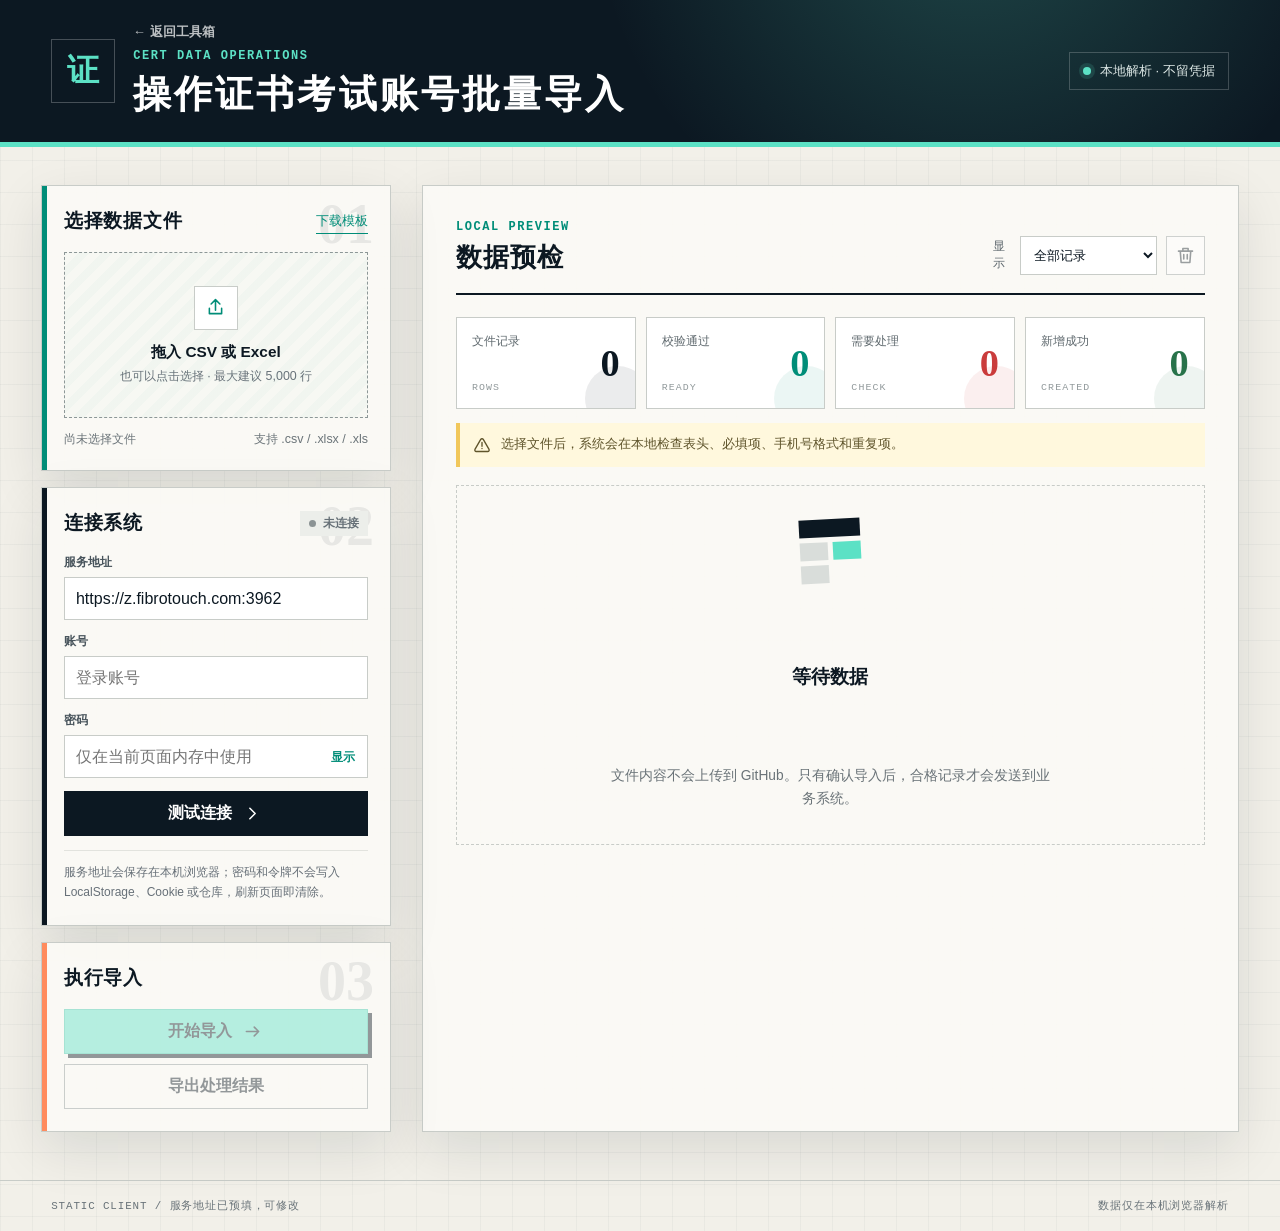
<file: tools/training-cert-batch-fill/index.html>
<!doctype html>
<html lang="zh-CN">
  <head>
    <meta charset="UTF-8" />
    <meta name="viewport" content="width=device-width, initial-scale=1.0" />
    <meta
      name="description"
      content="在浏览器本地解析 CSV 或 Excel，批量新增操作证书考试账号。"
    />
    <meta
      http-equiv="Content-Security-Policy"
      content="default-src 'self'; script-src 'self'; style-src 'self'; img-src 'self' data:; connect-src https: http://localhost:* http://127.0.0.1:*; object-src 'none'; base-uri 'self'; form-action 'self'"
    />
    <title>操作证书考试账号批量导入</title>
    <link
      rel="icon"
      type="image/svg+xml"
      href="data:image/svg+xml,%3Csvg xmlns='http://www.w3.org/2000/svg' viewBox='0 0 64 64'%3E%3Crect width='64' height='64' rx='14' fill='%230c1822'/%3E%3Crect x='18' y='12' width='28' height='40' rx='3' fill='none' stroke='%235ce1c5' stroke-width='4'/%3E%3Cpath d='M24 26h16M24 34h16M24 42h10' stroke='%235ce1c5' stroke-width='3.5' stroke-linecap='round'/%3E%3Ccircle cx='47' cy='50' r='5' fill='%23ff8b5d'/%3E%3C/svg%3E"
    />
    <link rel="stylesheet" href="./styles.css" />
    <script defer src="./xlsx.full.min.js"></script>
    <script defer src="./app.js"></script>
  </head>
  <body>
    <a class="skip-link" href="#workspace">跳到导入工作区</a>

    <header class="masthead">
      <div class="brand-mark" aria-hidden="true">证</div>
      <div class="brand-copy">
        <a class="back-link" href="../../index.html">&#x2190; 返回工具箱</a>
        <p class="eyebrow">CERT DATA OPERATIONS</p>
        <h1>操作证书考试账号批量导入</h1>
      </div>
      <div class="privacy-badge" title="文件、密码和令牌不会保存到 GitHub">
        <span class="privacy-badge__dot" aria-hidden="true"></span>
        本地解析 · 不留凭据
      </div>
    </header>

    <main id="workspace" class="workspace">
      <aside class="control-rail" aria-label="导入设置">
        <section class="panel panel--file" aria-labelledby="file-heading">
          <div class="panel-number" aria-hidden="true">01</div>
          <div class="panel-heading">
            <h2 id="file-heading">选择数据文件</h2>
            <button id="downloadTemplateBtn" class="text-button" type="button">下载模板</button>
          </div>

          <label id="dropZone" class="drop-zone" for="fileInput" tabindex="0">
            <input id="fileInput" type="file" accept=".csv,.xlsx,.xls" />
            <span class="drop-zone__icon" aria-hidden="true">
              <svg viewBox="0 0 24 24" fill="none">
                <path d="M12 15V3m0 0L7 8m5-5 5 5M5 13v6h14v-6" />
              </svg>
            </span>
            <strong>拖入 CSV 或 Excel</strong>
            <span>也可以点击选择 · 最大建议 5,000 行</span>
          </label>

          <div id="fileSummary" class="file-summary is-empty" aria-live="polite">
            <span id="fileName">尚未选择文件</span>
            <span id="fileMeta">支持 .csv / .xlsx / .xls</span>
          </div>
        </section>

        <section class="panel panel--access" aria-labelledby="access-heading">
          <div class="panel-number" aria-hidden="true">02</div>
          <div class="panel-heading">
            <h2 id="access-heading">连接系统</h2>
            <span id="connectionPill" class="connection-pill" data-state="idle">
              <span aria-hidden="true"></span><b>未连接</b>
            </span>
          </div>

          <form id="loginForm" class="login-form">
            <label>
              <span>服务地址</span>
              <input
                id="apiBaseInput"
                name="apiBase"
                type="text"
                inputmode="url"
                autocomplete="off"
                spellcheck="false"
                placeholder="https://服务器地址:端口"
              />
            </label>
            <label>
              <span>账号</span>
              <input id="usernameInput" name="username" autocomplete="username" placeholder="登录账号" required />
            </label>
            <label>
              <span>密码</span>
              <span class="password-wrap">
                <input
                  id="passwordInput"
                  name="password"
                  type="password"
                  autocomplete="current-password"
                  placeholder="仅在当前页面内存中使用"
                  required
                />
                <button id="togglePasswordBtn" type="button" aria-label="显示密码">显示</button>
              </span>
            </label>
            <button id="connectBtn" class="button button--secondary" type="submit">
              <span>测试连接</span>
              <svg viewBox="0 0 24 24" aria-hidden="true"><path d="m9 18 6-6-6-6" /></svg>
            </button>
          </form>

          <p class="security-note">
            服务地址会保存在本机浏览器；密码和令牌不会写入 LocalStorage、Cookie 或仓库，刷新页面即清除。
          </p>
        </section>

        <section class="panel panel--action" aria-labelledby="action-heading">
          <div class="panel-number" aria-hidden="true">03</div>
          <div class="panel-heading">
            <h2 id="action-heading">执行导入</h2>
          </div>
          <div class="action-stack">
            <button id="startImportBtn" class="button button--primary" type="button" disabled>
              <span>开始导入</span>
              <svg viewBox="0 0 24 24" aria-hidden="true"><path d="M5 12h14m-5-5 5 5-5 5" /></svg>
            </button>
            <button id="stopImportBtn" class="button button--danger" type="button" hidden>
              完成当前条后停止
            </button>
            <button id="exportBtn" class="button button--ghost" type="button" disabled>
              导出处理结果
            </button>
          </div>
          <div id="progressBlock" class="progress-block" hidden>
            <div class="progress-copy">
              <span id="progressText">准备中</span>
              <strong id="progressPercent">0%</strong>
            </div>
            <div class="progress-track" aria-hidden="true">
              <span id="progressBar"></span>
            </div>
          </div>
        </section>
      </aside>

      <section class="data-stage" aria-labelledby="preview-heading">
        <div class="stage-header">
          <div>
            <p class="eyebrow">LOCAL PREVIEW</p>
            <h2 id="preview-heading">数据预检</h2>
          </div>
          <div class="stage-actions">
            <label class="filter-label" for="statusFilter">
              <span>显示</span>
              <select id="statusFilter">
                <option value="all">全部记录</option>
                <option value="problem">仅问题项</option>
                <option value="pending">待导入</option>
                <option value="done">已处理</option>
              </select>
            </label>
            <button id="clearBtn" class="icon-button" type="button" disabled title="清空当前文件" aria-label="清空当前文件">
              <svg viewBox="0 0 24 24" aria-hidden="true"><path d="M4 7h16M9 7V4h6v3m3 0-1 13H7L6 7m4 4v5m4-5v5" /></svg>
            </button>
          </div>
        </div>

        <div class="stats-grid" aria-label="数据统计">
          <article class="stat-card stat-card--total">
            <span>文件记录</span><strong id="statTotal">0</strong><small>ROWS</small>
          </article>
          <article class="stat-card stat-card--ready">
            <span>校验通过</span><strong id="statReady">0</strong><small>READY</small>
          </article>
          <article class="stat-card stat-card--problem">
            <span>需要处理</span><strong id="statProblem">0</strong><small>CHECK</small>
          </article>
          <article class="stat-card stat-card--success">
            <span>新增成功</span><strong id="statSuccess">0</strong><small>CREATED</small>
          </article>
        </div>

        <div id="noticeBar" class="notice-bar" role="status" aria-live="polite">
          <svg viewBox="0 0 24 24" aria-hidden="true"><path d="M12 8v5m0 3h.01M10.3 3.9 2.6 17.2A2 2 0 0 0 4.3 20h15.4a2 2 0 0 0 1.7-2.8L13.7 3.9a2 2 0 0 0-3.4 0Z" /></svg>
          <span>选择文件后，系统会在本地检查表头、必填项、手机号格式和重复项。</span>
        </div>

        <div id="emptyState" class="empty-state">
          <div class="empty-state__graphic" aria-hidden="true">
            <span></span><span></span><span></span><span></span>
          </div>
          <h3>等待数据</h3>
          <p>文件内容不会上传到 GitHub。只有确认导入后，合格记录才会发送到业务系统。</p>
        </div>

        <div id="tableRegion" class="table-region" hidden>
          <div class="table-scroll">
            <table>
              <thead>
                <tr>
                  <th scope="col">行号</th>
                  <th scope="col">姓名</th>
                  <th scope="col">手机号</th>
                  <th scope="col">单位名称</th>
                  <th scope="col">地址</th>
                  <th scope="col">状态</th>
                </tr>
              </thead>
              <tbody id="previewBody"></tbody>
            </table>
          </div>
          <p id="tableFootnote" class="table-footnote"></p>
        </div>

        <section id="activityPanel" class="activity-panel" aria-labelledby="activity-heading" hidden>
          <div class="activity-heading">
            <h3 id="activity-heading">运行记录</h3>
            <span id="activityClock"></span>
          </div>
          <ol id="activityLog" aria-live="polite"></ol>
        </section>
      </section>
    </main>

    <footer>
      <span>STATIC CLIENT / 服务地址已预填，可修改</span>
      <span>数据仅在本机浏览器解析</span>
    </footer>

    <dialog id="confirmDialog" class="confirm-dialog">
      <form method="dialog">
        <div class="dialog-mark" aria-hidden="true">!</div>
        <p class="eyebrow">FINAL CHECK</p>
        <h2>确认开始导入？</h2>
        <p id="confirmCopy"></p>
        <div class="dialog-facts">
          <span><b id="confirmReady">0</b> 条待检查</span>
          <span><b id="confirmInvalid">0</b> 条无效跳过</span>
        </div>
        <label class="confirm-check">
          <input id="confirmCheckbox" type="checkbox" />
          <span>我已核对预览数据，确认写入正式系统</span>
        </label>
        <div class="dialog-actions">
          <button class="button button--ghost" value="cancel">返回检查</button>
          <button id="confirmImportBtn" class="button button--primary" value="default" disabled>
            确认导入
          </button>
        </div>
      </form>
    </dialog>

    <div id="toastRegion" class="toast-region" aria-live="assertive" aria-atomic="true"></div>
  </body>
</html>
</file>
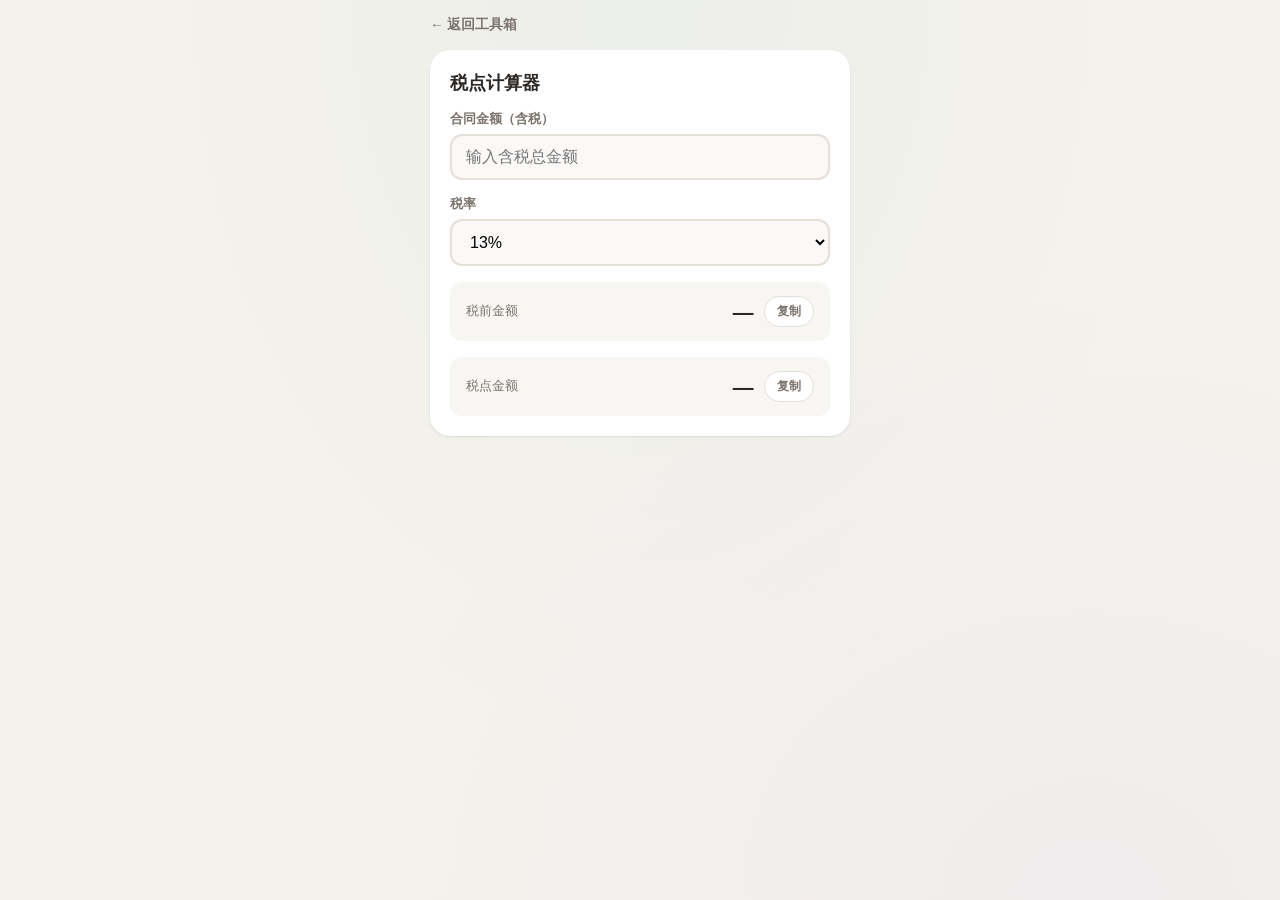
<file: tax-calc.html>
<!DOCTYPE html>
<html lang="zh-CN">
<head>
<meta charset="UTF-8">
<meta name="viewport" content="width=device-width, initial-scale=1.0, user-scalable=no, viewport-fit=cover">
<title>税点计算器</title>
<style>
  :root {
    --bg: #f5f2ed;
    --card: #ffffff;
    --text: #2c2826;
    --text-secondary: #7a736d;
    --teal: #0d9488;
    --teal-light: #ccfbf1;
    --gold: #d97706;
    --gold-bg: #fef3c7;
    --danger: #dc2626;
    --danger-light: #fee2e2;
    --shadow-sm: 0 1px 3px rgba(0,0,0,0.06), 0 1px 2px rgba(0,0,0,0.04);
    --shadow-md: 0 4px 12px rgba(0,0,0,0.07), 0 2px 4px rgba(0,0,0,0.04);
    --radius: 20px;
    --radius-sm: 12px;
    --font-display: "PingFang SC", "Noto Sans SC", "Microsoft YaHei", sans-serif;
    --font-body: "PingFang SC", "Noto Sans SC", "Microsoft YaHei", sans-serif;
  }

  * { margin: 0; padding: 0; box-sizing: border-box; }

  body {
    font-family: var(--font-body);
    background: var(--bg);
    background-image:
      radial-gradient(ellipse at 50% 0%, rgba(13,148,136,0.04) 0%, transparent 60%),
      radial-gradient(ellipse at 85% 100%, rgba(124,58,237,0.03) 0%, transparent 50%);
    min-height: 100dvh;
    display: flex;
    justify-content: center;
    align-items: flex-start;
    padding: 16px;
    -webkit-tap-highlight-color: transparent;
  }

  .container {
    width: 100%;
    max-width: 420px;
    display: flex;
    flex-direction: column;
    gap: 16px;
    animation: fadeIn 0.4s ease-out;
  }

  @keyframes fadeIn {
    from { opacity: 0; transform: translateY(12px); }
    to { opacity: 1; transform: translateY(0); }
  }

  a.back-link {
    display: inline-flex;
    align-items: center;
    gap: 6px;
    color: var(--text-secondary);
    text-decoration: none;
    font-size: 0.85rem;
    font-weight: 600;
    width: fit-content;
    transition: color 0.2s;
  }
  a.back-link:active { color: var(--teal); }

  .card {
    background: var(--card);
    border-radius: var(--radius);
    padding: 20px;
    box-shadow: var(--shadow-sm);
    display: flex;
    flex-direction: column;
    gap: 16px;
  }

  .card h2 {
    font-family: var(--font-display);
    font-size: 1.15rem;
    font-weight: 700;
    color: var(--text);
  }

  .input-group {
    display: flex;
    flex-direction: column;
    gap: 6px;
  }

  .input-group label {
    font-size: 0.8rem;
    font-weight: 600;
    color: var(--text-secondary);
  }

  .input-group input, .input-group select {
    padding: 12px 14px;
    border-radius: var(--radius-sm);
    border: 2px solid #e5e0da;
    font-size: 1rem;
    font-family: var(--font-body);
    background: #faf9f7;
    outline: none;
    transition: border-color 0.2s;
    width: 100%;
  }
  .input-group input:focus, .input-group select:focus {
    border-color: var(--teal);
    background: #fff;
  }

  #customRateInput {
    display: none;
    margin-top: 8px;
  }
  #customRateInput.show {
    display: block;
  }

  .result-row {
    display: flex;
    align-items: center;
    justify-content: space-between;
    padding: 14px 16px;
    background: #f8f6f3;
    border-radius: var(--radius-sm);
    gap: 10px;
  }

  .result-label {
    font-size: 0.8rem;
    color: var(--text-secondary);
    font-weight: 500;
    white-space: nowrap;
  }

  .result-value {
    font-size: 1.3rem;
    font-weight: 800;
    color: var(--text);
    flex: 1;
    text-align: right;
    letter-spacing: 0.02em;
  }

  .copy-btn {
    display: inline-flex;
    align-items: center;
    gap: 4px;
    padding: 6px 12px;
    border-radius: 20px;
    border: 1.5px solid #e5e0da;
    background: #fff;
    color: var(--text-secondary);
    font-size: 0.75rem;
    font-weight: 600;
    cursor: pointer;
    white-space: nowrap;
    transition: all 0.2s;
    flex-shrink: 0;
  }
  .copy-btn:active { transform: scale(0.95); }
  .copy-btn.copied {
    background: var(--teal-light);
    border-color: var(--teal);
    color: var(--teal);
  }
</style>
</head>
<body>

<div class="container">
  <a class="back-link" href="./index.html">&#x2190; 返回工具箱</a>

  <div class="card">
    <h2>税点计算器</h2>

    <div class="input-group">
      <label for="amountInput">合同金额（含税）</label>
      <input type="number" id="amountInput" placeholder="输入含税总金额" inputmode="decimal">
    </div>

    <div class="input-group">
      <label for="rateSelect">税率</label>
      <select id="rateSelect">
        <option value="0.13">13%</option>
        <option value="0.09">9%</option>
        <option value="0.06">6%</option>
        <option value="0.05">5%</option>
        <option value="0.01">1%</option>
        <option value="custom">自定义</option>
      </select>
      <input type="number" id="customRateInput" placeholder="输入自定义税率 (%)" inputmode="decimal" step="0.01">
    </div>

    <div class="result-row">
      <span class="result-label">税前金额</span>
      <span class="result-value" id="preTaxAmount">—</span>
      <button class="copy-btn" data-target="preTaxAmount">复制</button>
    </div>

    <div class="result-row">
      <span class="result-label">税点金额</span>
      <span class="result-value" id="taxAmount">—</span>
      <button class="copy-btn" data-target="taxAmount">复制</button>
    </div>
  </div>
</div>

<script>
(function() {
  const amountInput = document.getElementById('amountInput');
  const rateSelect = document.getElementById('rateSelect');
  const customRateInput = document.getElementById('customRateInput');
  const preTaxEl = document.getElementById('preTaxAmount');
  const taxEl = document.getElementById('taxAmount');

  function formatMoney(n) {
    return n.toFixed(2);
  }

  function calc() {
    const amount = parseFloat(amountInput.value);
    if (isNaN(amount) || amount <= 0) {
      preTaxEl.textContent = '—';
      taxEl.textContent = '—';
      return;
    }

    let rate;
    if (rateSelect.value === 'custom') {
      const customVal = parseFloat(customRateInput.value);
      if (isNaN(customVal) || customVal < 0) {
        preTaxEl.textContent = '—';
        taxEl.textContent = '—';
        return;
      }
      rate = customVal / 100;
    } else {
      rate = parseFloat(rateSelect.value);
    }

    if (isNaN(rate)) {
      preTaxEl.textContent = '—';
      taxEl.textContent = '—';
      return;
    }

    const preTax = amount / (1 + rate);
    const tax = amount - preTax;

    preTaxEl.textContent = formatMoney(preTax);
    taxEl.textContent = formatMoney(tax);
  }

  rateSelect.addEventListener('change', function() {
    if (this.value === 'custom') {
      customRateInput.classList.add('show');
    } else {
      customRateInput.classList.remove('show');
    }
    calc();
  });

  amountInput.addEventListener('input', calc);
  customRateInput.addEventListener('input', calc);

  // Copy buttons
  document.querySelectorAll('.copy-btn').forEach(function(btn) {
    btn.addEventListener('click', function() {
      var targetId = this.dataset.target;
      var el = document.getElementById(targetId);
      var text = el.textContent;
      if (text === '—') return;

      navigator.clipboard.writeText(text).then(function() {
        btn.textContent = '已复制';
        btn.classList.add('copied');
        setTimeout(function() {
          btn.textContent = '复制';
          btn.classList.remove('copied');
        }, 1500);
      }).catch(function() {
        var ta = document.createElement('textarea');
        ta.value = text;
        ta.style.position = 'fixed';
        ta.style.opacity = '0';
        document.body.appendChild(ta);
        ta.select();
        document.execCommand('copy');
        document.body.removeChild(ta);
        btn.textContent = '已复制';
        btn.classList.add('copied');
        setTimeout(function() {
          btn.textContent = '复制';
          btn.classList.remove('copied');
        }, 1500);
      });
    });
  });
})();
</script>
</body>
</html>
</file>
<file: tools/te-cert-generator/styles.css>
/* TE 培训证书批量生成 —— 与「操作证书考试账号批量导入」同一套版式语言，
   主色改为紫色系，和首页卡片图标保持一致。 */
:root {
  color-scheme: light;
  --ink: #170f2b;
  --ink-soft: #2b2144;
  --paper: #f3f0f8;
  --paper-bright: #fbfaff;
  --line: #cdc7d9;
  --line-dark: #948ca6;
  --violet: #a78bfa;
  --violet-deep: #6d3ff0;
  --amber: #fbbf24;
  --green: #1f7a4d;
  --red: #c23a3a;
  --shadow: 0 18px 50px rgba(23, 15, 43, 0.12);
  font-family: "Microsoft YaHei UI", "PingFang SC", "Source Han Sans SC", sans-serif;
  font-size: 16px;
}

* {
  box-sizing: border-box;
}

[hidden] {
  display: none !important;
}

html {
  min-width: 320px;
  background: var(--paper);
}

body {
  margin: 0;
  min-height: 100vh;
  color: var(--ink);
  background:
    linear-gradient(rgba(23, 15, 43, 0.035) 1px, transparent 1px),
    linear-gradient(90deg, rgba(23, 15, 43, 0.035) 1px, transparent 1px),
    var(--paper);
  background-size: 32px 32px;
}

button,
input,
select {
  font: inherit;
}

button,
label[for="fileInput"] {
  -webkit-tap-highlight-color: transparent;
}

button:focus-visible,
input:focus-visible,
select:focus-visible,
.drop-zone:focus-visible {
  outline: 3px solid rgba(109, 63, 240, 0.32);
  outline-offset: 2px;
}

.skip-link {
  position: fixed;
  z-index: 99;
  top: 12px;
  left: 12px;
  transform: translateY(-150%);
  padding: 10px 16px;
  color: white;
  background: var(--ink);
  border-radius: 6px;
}

.skip-link:focus {
  transform: translateY(0);
}

/* ------------------------------------------------------------- masthead */

.masthead {
  display: grid;
  grid-template-columns: auto 1fr auto;
  gap: 18px;
  align-items: center;
  padding: 20px clamp(16px, 4vw, 44px);
  color: var(--paper-bright);
  background: linear-gradient(120deg, var(--ink) 0%, #2a1a52 60%, #3b1f6b 100%);
  border-bottom: 5px solid var(--violet);
}

.brand-mark {
  display: grid;
  place-items: center;
  width: 56px;
  height: 56px;
  font-size: 1.6rem;
  font-weight: 700;
  color: var(--violet);
  border: 2px solid rgba(167, 139, 250, 0.5);
  border-radius: 16px;
}

.brand-copy h1 {
  margin: 4px 0 0;
  font-size: clamp(1.15rem, 2.4vw, 1.6rem);
  letter-spacing: 0.02em;
}

.back-link {
  color: var(--violet);
  font-size: 0.85rem;
  text-decoration: none;
}

.back-link:hover {
  text-decoration: underline;
}

.eyebrow {
  margin: 0;
  font-size: 0.68rem;
  letter-spacing: 0.18em;
  color: rgba(251, 250, 255, 0.62);
}

.privacy-badge {
  display: flex;
  align-items: center;
  gap: 8px;
  padding: 8px 14px;
  font-size: 0.78rem;
  white-space: nowrap;
  border: 1px solid rgba(167, 139, 250, 0.4);
  border-radius: 999px;
}

.privacy-badge__dot {
  width: 8px;
  height: 8px;
  background: var(--amber);
  border-radius: 50%;
}

/* ------------------------------------------------------------ workspace */

.workspace {
  display: grid;
  grid-template-columns: minmax(290px, 350px) minmax(0, 1fr);
  gap: 22px;
  padding: 22px clamp(16px, 4vw, 44px) 40px;
  align-items: start;
}

.control-rail {
  display: grid;
  gap: 16px;
}

.panel {
  position: relative;
  display: grid;
  gap: 14px;
  padding: 20px;
  overflow: hidden;
  background: var(--paper-bright);
  border: 1px solid var(--line);
  box-shadow: var(--shadow);
}

.panel::before {
  content: "";
  position: absolute;
  inset: 0 0 auto;
  height: 4px;
  background: var(--violet-deep);
}

.panel:nth-of-type(2)::before {
  background: var(--violet);
}

.panel:nth-of-type(3)::before {
  background: var(--amber);
}

.panel-number {
  font-size: 2.4rem;
  font-weight: 700;
  line-height: 1;
  color: rgba(23, 15, 43, 0.1);
}

.panel-heading {
  display: flex;
  gap: 12px;
  align-items: baseline;
  justify-content: space-between;
}

.panel-heading h2 {
  margin: 0;
  font-size: 1rem;
  letter-spacing: 0.02em;
}

.panel-note {
  margin: 0;
  font-size: 0.76rem;
  line-height: 1.6;
  color: var(--ink-soft);
}

.text-button {
  padding: 4px 8px;
  font-size: 0.76rem;
  color: var(--violet-deep);
  background: none;
  border: 1px dashed var(--line-dark);
  cursor: pointer;
}

.text-button:hover {
  border-color: var(--violet-deep);
}

/* ------------------------------------------------------------- drop zone */

.field-label {
  font-size: 0.78rem;
  line-height: 1.5;
  color: var(--ink-soft);
}

.quick-input {
  width: 100%;
  padding: 12px;
  font-size: 0.88rem;
  line-height: 1.7;
  color: var(--ink);
  resize: vertical;
  background: var(--paper-bright);
  border: 1px solid var(--line-dark);
}

.quick-input:focus {
  border-color: var(--violet-deep);
  outline: 3px solid rgba(109, 63, 240, 0.22);
  outline-offset: 0;
}

.quick-input::placeholder {
  color: var(--line-dark);
}

.action-row {
  display: grid;
  grid-template-columns: 1fr auto;
  gap: 8px;
}

.import-block {
  padding-top: 12px;
  border-top: 1px dashed var(--line);
}

.import-block summary {
  font-size: 0.78rem;
  color: var(--violet-deep);
  cursor: pointer;
}

.import-block[open] summary {
  margin-bottom: 12px;
}

.ai-workbench > summary {
  display: grid;
  gap: 3px;
}

.ai-workbench > summary span {
  font-weight: 800;
}

.ai-workbench > summary small {
  font-size: 0.7rem;
  font-weight: 400;
  color: var(--ink-soft);
}

.workspace.ai-mode {
  grid-template-columns: minmax(360px, 450px) minmax(0, 1fr);
}

.workspace.ai-mode .control-rail {
  display: contents;
}

.workspace.ai-mode .control-rail > .panel {
  display: none;
}

.workspace.ai-mode .control-rail > .panel:first-child {
  display: contents;
}

.workspace.ai-mode .control-rail > .panel:first-child > :not(#aiBlock) {
  display: none;
}

.workspace.ai-mode #aiBlock {
  position: sticky;
  top: 14px;
  display: grid;
  grid-column: 1;
  gap: 14px;
  max-height: calc(100vh - 28px);
  padding: 16px 18px 20px;
  overflow: auto;
  background:
    linear-gradient(180deg, rgba(109, 63, 240, 0.09), transparent 180px),
    var(--paper-bright);
  border: 1px solid var(--line);
  border-top: 4px solid var(--violet-deep);
  box-shadow: var(--shadow);
}

.workspace.ai-mode #aiBlock > summary {
  margin: 0;
  font-size: 0.72rem;
  text-transform: uppercase;
  letter-spacing: 0.08em;
}

.workspace.ai-mode #aiBlock > .panel-note {
  display: none;
}

.ai-session-bar {
  display: grid;
  grid-template-columns: minmax(0, 1fr) auto auto auto;
  gap: 6px;
  align-items: end;
}

.ai-session-bar label {
  display: grid;
  gap: 4px;
  min-width: 0;
  font-size: 0.68rem;
  color: var(--ink-soft);
}

.ai-session-bar select {
  width: 100%;
  min-width: 0;
  padding: 7px 8px;
  color: var(--ink);
  background: var(--paper-bright);
  border: 1px solid var(--line);
}

.ai-close {
  display: none;
}

.workspace.ai-mode .ai-close {
  display: inline-block;
}

.text-button.is-danger {
  color: #9f2f42;
}

.ai-thread-heading,
.ai-pending__head {
  display: flex;
  gap: 10px;
  align-items: flex-end;
  justify-content: space-between;
}

.ai-thread-heading h3,
.ai-pending__head h4 {
  margin: 3px 0 0;
  font-size: 1rem;
}

.ai-session-state,
.ai-pending__head > span {
  flex: 0 0 auto;
  padding: 4px 8px;
  font-size: 0.68rem;
  color: var(--violet-deep);
  background: rgba(109, 63, 240, 0.08);
  border: 1px solid rgba(109, 63, 240, 0.2);
}

.ai-messages {
  display: grid;
  gap: 8px;
  min-height: 110px;
  max-height: 320px;
  padding: 10px;
  overflow: auto;
  background: rgba(23, 15, 43, 0.035);
  border: 1px solid var(--line);
}

.ai-message {
  width: min(92%, 520px);
  padding: 9px 11px;
  font-size: 0.76rem;
  line-height: 1.55;
  background: var(--paper-bright);
  border-left: 3px solid var(--line-dark);
}

.ai-message.is-user {
  justify-self: end;
  background: rgba(109, 63, 240, 0.08);
  border-left-color: var(--violet-deep);
}

.ai-message.is-assistant {
  border-left-color: var(--amber);
}

.ai-message p {
  margin: 2px 0 0;
  white-space: pre-wrap;
  overflow-wrap: anywhere;
}

.ai-pending {
  display: grid;
  gap: 10px;
  padding: 12px;
  background: #fffbeb;
  border: 1px solid rgba(180, 120, 0, 0.28);
}

.ai-pending[hidden] {
  display: none;
}

.ai-operation-list {
  display: grid;
  gap: 6px;
  padding: 0;
  margin: 0;
  list-style: none;
}

.ai-operation-list li {
  padding: 8px 10px;
  font-size: 0.74rem;
  line-height: 1.5;
  background: rgba(255, 255, 255, 0.72);
  border-left: 3px solid var(--amber);
}

.ai-composer {
  position: sticky;
  bottom: -20px;
  z-index: 2;
  display: grid;
  gap: 8px;
  padding: 12px 0 0;
  background: linear-gradient(180deg, rgba(255,255,255,0), var(--paper-bright) 16px);
}

.ai-composer textarea {
  width: 100%;
  min-height: 88px;
  padding: 10px 11px;
  color: var(--ink);
  resize: vertical;
  background: var(--paper-bright);
  border: 1px solid var(--line-dark);
}

.ai-composer textarea:focus {
  border-color: var(--violet-deep);
  outline: 3px solid rgba(109, 63, 240, 0.18);
}

.ai-recheck {
  display: flex;
  gap: 7px;
  align-items: flex-start;
  font-size: 0.7rem;
  line-height: 1.4;
  color: var(--ink-soft);
}

.button--small {
  padding: 8px 12px;
  font-size: 0.78rem;
}

.drop-zone {
  display: grid;
  gap: 6px;
  place-items: center;
  margin-top: 10px;
  padding: 18px 14px;
  text-align: center;
  cursor: pointer;
  background: rgba(167, 139, 250, 0.07);
  border: 1px dashed var(--line-dark);
  transition: border-color 0.2s ease, background 0.2s ease;
}

.drop-zone:hover,
.drop-zone.is-dragging {
  background: rgba(167, 139, 250, 0.16);
  border-color: var(--violet-deep);
}

.drop-zone input {
  display: none;
}

.drop-zone strong {
  font-size: 0.86rem;
}

.drop-zone span {
  font-size: 0.72rem;
  color: var(--ink-soft);
}

.file-summary {
  display: grid;
  gap: 4px;
  padding: 10px 12px;
  font-size: 0.78rem;
  background: rgba(167, 139, 250, 0.12);
  border-left: 4px solid var(--violet-deep);
}

.file-summary span:first-child {
  font-weight: 700;
  overflow-wrap: anywhere;
}

.file-summary span:last-child {
  color: var(--ink-soft);
}

.file-summary.is-empty {
  background: rgba(23, 15, 43, 0.04);
  border-left-color: var(--line-dark);
}

/* -------------------------------------------------------- template picker */

.template-picker {
  display: grid;
  gap: 10px;
}

.template-option {
  display: flex;
  gap: 10px;
  align-items: center;
  padding: 12px;
  cursor: pointer;
  border: 1px solid var(--line);
  transition: border-color 0.2s ease, background 0.2s ease;
}

.template-option:hover {
  border-color: var(--violet-deep);
}

.template-option input {
  accent-color: var(--violet-deep);
}

.template-option:has(input:checked) {
  background: rgba(167, 139, 250, 0.14);
  border-color: var(--violet-deep);
}

.template-option__body {
  display: grid;
  gap: 2px;
}

.template-option__body b {
  font-size: 0.9rem;
}

.template-option__body small {
  font-size: 0.72rem;
  color: var(--ink-soft);
}

/* --------------------------------------------------------------- buttons */

.action-stack {
  display: grid;
  gap: 10px;
}

.button {
  display: inline-flex;
  gap: 8px;
  align-items: center;
  justify-content: center;
  padding: 12px 16px;
  font-size: 0.88rem;
  font-weight: 700;
  cursor: pointer;
  transition: transform 0.15s ease, box-shadow 0.15s ease;
}

.button svg {
  width: 18px;
  height: 18px;
  stroke: currentColor;
  stroke-width: 2;
  fill: none;
}

.button:disabled {
  cursor: not-allowed;
  opacity: 0.45;
}

.button--primary {
  color: var(--ink);
  background: var(--violet);
  border: 1px solid var(--ink);
  box-shadow: 4px 4px 0 var(--ink);
}

.button--primary:not(:disabled):hover {
  transform: translate(-1px, -1px);
  box-shadow: 6px 6px 0 var(--ink);
}

.button--ghost {
  color: var(--ink);
  background: transparent;
  border: 1px solid var(--line-dark);
}

.button--ghost:not(:disabled):hover {
  border-color: var(--violet-deep);
  background: rgba(167, 139, 250, 0.1);
}

/* -------------------------------------------------------------- progress */

.progress-block {
  display: grid;
  gap: 6px;
}

.progress-copy {
  display: flex;
  justify-content: space-between;
  font-size: 0.76rem;
}

.progress-track {
  height: 8px;
  overflow: hidden;
  background: rgba(23, 15, 43, 0.1);
}

.progress-track span {
  display: block;
  width: 0;
  height: 100%;
  background: linear-gradient(90deg, var(--violet-deep), var(--violet));
  transition: width 0.2s ease;
}

/* ----------------------------------------------------------- data stage */

.data-stage {
  display: grid;
  gap: 16px;
  min-width: 0;
}

/* 桌面/移动都要保证：任何子元素都不能把页面撑出横向滚动条。
   grid/flex 子项默认 min-width: auto，内容一宽就顶破容器，这里统一收紧。 */
.stage-header,
.stage-actions,
.filter-label,
.table-footer,
.table-region,
.table-scroll {
  min-width: 0;
}

td,
th,
.table-footnote,
.stat-card span,
.panel-note,
.notice-bar span,
.empty-state p {
  overflow-wrap: anywhere;
}

.stage-header {
  display: flex;
  flex-wrap: wrap;
  gap: 12px;
  align-items: flex-end;
  justify-content: space-between;
}

.stage-header h2 {
  margin: 4px 0 0;
  font-size: 1.15rem;
}

.stage-header .eyebrow {
  color: var(--line-dark);
}

.stage-actions {
  display: flex;
  gap: 12px;
  align-items: center;
}

.filter-label {
  display: flex;
  gap: 6px;
  align-items: center;
  font-size: 0.78rem;
}

.filter-label select {
  min-width: 0;
  padding: 6px 8px;
  color: var(--ink);
  background: var(--paper-bright);
  border: 1px solid var(--line);
}

.stats-grid {
  display: grid;
  grid-template-columns: repeat(4, minmax(0, 1fr));
  gap: 12px;
}

.stat-card {
  --card-accent: var(--ink);
  display: grid;
  grid-template-columns: 1fr auto;
  gap: 2px 8px;
  align-items: baseline;
  padding: 14px 16px;
  background: var(--paper-bright);
  border: 1px solid var(--line);
}

.stat-card::after {
  content: "";
  grid-column: 1 / -1;
  height: 3px;
  margin-top: 6px;
  background: var(--card-accent);
}

.stat-card span {
  font-size: 0.76rem;
  color: var(--ink-soft);
}

.stat-card strong {
  font-size: 1.6rem;
  line-height: 1;
  color: var(--card-accent);
}

.stat-card small {
  grid-column: 1 / -1;
  font-size: 0.62rem;
  letter-spacing: 0.16em;
  color: var(--line-dark);
}

.stat-card.is-ready {
  --card-accent: var(--violet-deep);
}

.stat-card.is-problem {
  --card-accent: var(--red);
}

.stat-card.is-duplicate {
  --card-accent: #b45309;
}

.notice-bar {
  display: flex;
  gap: 10px;
  align-items: flex-start;
  padding: 12px 14px;
  font-size: 0.82rem;
  line-height: 1.6;
  background: rgba(251, 191, 36, 0.14);
  border-left: 4px solid var(--amber);
}

.notice-bar svg {
  flex: none;
  width: 18px;
  height: 18px;
  margin-top: 2px;
  stroke: currentColor;
  stroke-width: 1.8;
  fill: none;
}

.notice-bar.is-error {
  background: rgba(194, 58, 58, 0.12);
  border-left-color: var(--red);
}

.notice-bar.is-success {
  background: rgba(31, 122, 77, 0.12);
  border-left-color: var(--green);
}

.empty-state {
  display: grid;
  gap: 10px;
  place-items: center;
  padding: 56px 20px;
  text-align: center;
  background: var(--paper-bright);
  border: 1px dashed var(--line);
}

.empty-state h3 {
  margin: 0;
  font-size: 1rem;
}

.empty-state p {
  max-width: 46ch;
  margin: 0;
  font-size: 0.8rem;
  line-height: 1.7;
  color: var(--ink-soft);
}

.empty-state__graphic {
  display: grid;
  grid-template-columns: repeat(2, 30px);
  gap: 6px;
}

.empty-state__graphic span {
  height: 30px;
  background: var(--ink);
}

.empty-state__graphic span:nth-child(2) {
  background: var(--violet);
}

.empty-state__graphic span:nth-child(3) {
  background: var(--amber);
}

.empty-state__graphic span:nth-child(4) {
  background: rgba(23, 15, 43, 0.25);
}

/* ---------------------------------------------------------------- table */

.table-region {
  background: var(--paper-bright);
  border: 1px solid var(--line);
}

.table-scroll {
  overflow-x: auto;
}

table {
  width: 100%;
  border-collapse: collapse;
  font-size: 0.82rem;
}

th,
td {
  padding: 10px 12px;
  text-align: left;
  border-bottom: 1px solid var(--line);
  white-space: nowrap;
}

th {
  font-size: 0.72rem;
  letter-spacing: 0.08em;
  color: var(--ink-soft);
  background: rgba(23, 15, 43, 0.04);
  border-bottom: 2px solid var(--ink);
}

tbody tr:hover {
  background: rgba(167, 139, 250, 0.08);
}

tbody tr.is-invalid {
  background: rgba(194, 58, 58, 0.06);
}

.col-pick {
  width: 42px;
  text-align: center;
}

.col-pick input {
  accent-color: var(--violet-deep);
}

.col-line {
  color: var(--line-dark);
}

/* 可编辑单元格：默认可点，聚焦时给出明显的编辑态 */
td.is-editable {
  min-width: 90px;
  cursor: text;
  border-bottom: 1px dashed var(--line);
}

td.is-editable:hover {
  background: rgba(167, 139, 250, 0.12);
}

td.is-editable:focus {
  color: var(--ink);
  background: #fff;
  outline: 2px solid var(--violet-deep);
  outline-offset: -2px;
}

td.is-editable.is-blank::after {
  content: "点击填写";
  font-size: 0.72rem;
  color: var(--red);
}

.col-name {
  font-weight: 700;
}

.col-date {
  font-variant-numeric: tabular-nums;
}

.col-file {
  max-width: 260px;
  overflow: hidden;
  font-size: 0.76rem;
  color: var(--ink-soft);
  text-overflow: ellipsis;
}

.col-status small {
  display: block;
  margin-top: 4px;
  font-size: 0.7rem;
  color: var(--red);
  white-space: normal;
}

.col-actions {
  width: 76px;
  white-space: nowrap;
}

.row-action {
  padding: 2px 6px;
  font-size: 0.8rem;
  color: var(--ink-soft);
  cursor: pointer;
  background: none;
  border: 1px solid transparent;
}

.row-action:hover {
  color: var(--violet-deep);
  border-color: var(--violet-deep);
}

.status-badge {
  display: inline-block;
  padding: 3px 8px;
  font-size: 0.7rem;
  font-weight: 700;
  border: 1px solid currentColor;
}

.status-badge.is-ready {
  color: var(--violet-deep);
}

.status-badge.is-invalid {
  color: var(--red);
}

.table-footer {
  display: flex;
  flex-wrap: wrap;
  gap: 10px;
  align-items: center;
  justify-content: space-between;
  padding: 10px 12px;
  border-top: 1px solid var(--line);
}

.table-footnote {
  margin: 0;
  font-size: 0.74rem;
  color: var(--ink-soft);
}

.empty-state code {
  padding: 1px 5px;
  font-size: 0.78rem;
  color: var(--violet-deep);
  background: rgba(167, 139, 250, 0.14);
}

/* ------------------------------------------------------------- activity */

.activity-panel {
  display: grid;
  gap: 10px;
  padding: 16px 18px;
  background: var(--ink);
  border: 1px solid var(--ink);
}

.activity-heading {
  display: flex;
  align-items: baseline;
  justify-content: space-between;
}

.activity-heading h3 {
  margin: 0;
  font-size: 0.86rem;
  color: var(--paper-bright);
}

.activity-heading span {
  font-size: 0.72rem;
  color: rgba(251, 250, 255, 0.55);
}

.activity-panel ol {
  display: grid;
  gap: 6px;
  max-height: 200px;
  margin: 0;
  padding: 0;
  overflow-y: auto;
  list-style: none;
}

.activity-panel li {
  display: grid;
  grid-template-columns: 64px 1fr;
  gap: 10px;
  font-size: 0.76rem;
  color: var(--violet);
  border-top: 1px solid rgba(167, 139, 250, 0.2);
  padding-top: 6px;
}

.activity-panel li time {
  color: rgba(251, 250, 255, 0.55);
}

/* ---------------------------------------------------------------- toast */

.toast-region {
  position: fixed;
  z-index: 60;
  right: 18px;
  bottom: 18px;
  display: grid;
  gap: 8px;
  max-width: min(360px, calc(100vw - 36px));
}

.toast {
  padding: 12px 16px;
  font-size: 0.82rem;
  color: var(--paper-bright);
  background: var(--ink);
  border-left: 5px solid var(--violet);
  box-shadow: var(--shadow);
  animation: toast-in 0.2s ease-out;
}

.toast.is-error {
  border-left-color: var(--red);
}

.toast.is-success {
  border-left-color: var(--green);
}

@keyframes toast-in {
  from {
    opacity: 0;
    transform: translateY(8px);
  }
}

/* -------------------------------------------------------------- footer */

footer {
  display: flex;
  flex-wrap: wrap;
  gap: 8px 20px;
  justify-content: space-between;
  padding: 18px clamp(16px, 4vw, 44px) 28px;
  font-size: 0.72rem;
  color: var(--line-dark);
  border-top: 1px solid var(--line);
}

/* ------------------------------------------------------------ responsive */

@media (max-width: 980px) {
  .workspace {
    grid-template-columns: 1fr;
  }

  .control-rail {
    grid-template-columns: repeat(2, minmax(0, 1fr));
  }

  .panel:nth-of-type(3) {
    grid-column: 1 / -1;
  }

  .workspace.ai-mode {
    grid-template-columns: 1fr;
  }

  .workspace.ai-mode #aiBlock {
    position: relative;
    top: auto;
    grid-column: 1;
    max-height: none;
  }
}

@media (max-width: 700px) {
  .masthead {
    grid-template-columns: auto 1fr;
  }

  .privacy-badge {
    grid-column: 1 / -1;
    justify-self: start;
  }

  .control-rail {
    grid-template-columns: 1fr;
  }

  .stats-grid {
    grid-template-columns: repeat(2, minmax(0, 1fr));
  }

  .stage-actions {
    width: 100%;
  }

  .filter-label {
    flex: 1;
    min-width: 0;
  }

  .filter-label select {
    flex: 1;
    min-width: 0;
  }

  .ai-session-bar {
    grid-template-columns: 1fr 1fr;
  }

  .ai-session-bar label {
    grid-column: 1 / -1;
  }
}

@media (max-width: 430px) {
  .brand-mark {
    width: 44px;
    height: 44px;
    font-size: 1.3rem;
  }

  .masthead,
  .workspace,
  footer {
    padding-left: 14px;
    padding-right: 14px;
  }

  .stat-card {
    padding: 12px;
  }

  .stat-card strong {
    font-size: 1.3rem;
  }
}

@media (prefers-reduced-motion: reduce) {
  * {
    animation-duration: 0.01ms !important;
    transition-duration: 0.01ms !important;
  }
}

/* --------------------------------------------- 远程服务表单（AI 解析共用样式） */

.generate-block {
  padding-top: 16px;
  margin-top: 16px;
  border-top: 1px dashed var(--line);
  display: grid;
  gap: 10px;
  min-width: 0;
}

.generate-title {
  margin: 0;
  font-size: 0.82rem;
  letter-spacing: 0.08em;
  text-transform: uppercase;
  color: var(--ink-soft);
}

.service-select {
  width: 100%;
  min-width: 0;
  padding: 9px 10px;
  font-size: 0.84rem;
  color: var(--ink);
  background: var(--paper-bright);
  border: 1px solid var(--line-dark);
}

.service-select:focus {
  border-color: var(--violet-deep);
  outline: 3px solid rgba(109, 63, 240, 0.22);
  outline-offset: 0;
}

.service-fields {
  display: grid;
  gap: 8px;
  min-width: 0;
}

.service-field {
  display: grid;
  gap: 4px;
  min-width: 0;
  font-size: 0.78rem;
  color: var(--ink-soft);
}

.service-field input {
  width: 100%;
  min-width: 0;
  padding: 8px 10px;
  font-family: ui-monospace, SFMono-Regular, Menlo, Consolas, monospace;
  font-size: 0.8rem;
  color: var(--ink);
  background: var(--paper-bright);
  border: 1px solid var(--line-dark);
}

.service-field input:focus {
  border-color: var(--violet-deep);
  outline: 3px solid rgba(109, 63, 240, 0.22);
  outline-offset: 0;
}

.service-help {
  margin: 0;
  font-size: 0.74rem;
  line-height: 1.6;
  color: var(--ink-soft);
  overflow-wrap: anywhere;
}

.service-help:empty {
  display: none;
}

.service-note {
  margin: 0;
  padding: 8px 10px;
  font-size: 0.76rem;
  line-height: 1.6;
  color: var(--ink-soft);
  background: rgba(251, 191, 36, 0.14);
  border-left: 3px solid var(--amber);
  overflow-wrap: anywhere;
}

/* 文件命名：默认收起，保留主流程的简洁；展开后集中处理三个交付层级 */
.naming-block {
  min-width: 0;
  background: linear-gradient(135deg, rgba(109, 63, 240, 0.07), rgba(255, 255, 255, 0.7));
  border: 1px solid rgba(109, 63, 240, 0.22);
}

.naming-block summary {
  display: flex;
  align-items: center;
  justify-content: space-between;
  gap: 10px;
  padding: 11px 12px;
  cursor: pointer;
  list-style: none;
  user-select: none;
}

.naming-block summary::-webkit-details-marker {
  display: none;
}

.naming-block summary::after {
  content: "+";
  flex: 0 0 auto;
  font-size: 1.1rem;
  line-height: 1;
  color: var(--violet-deep);
  transition: transform 0.2s ease;
}

.naming-block[open] summary::after {
  transform: rotate(45deg);
}

.naming-block summary b,
.naming-block summary small {
  display: block;
}

.naming-block summary b {
  font-size: 0.82rem;
  color: var(--ink);
}

.naming-block summary small {
  margin-top: 2px;
  font-size: 0.7rem;
  color: var(--ink-soft);
}

.naming-grid {
  display: grid;
  gap: 9px;
  padding: 0 12px;
}

.naming-field {
  display: grid;
  gap: 4px;
  min-width: 0;
  font-size: 0.74rem;
  color: var(--ink-soft);
}

.filename-control {
  display: grid;
  grid-template-columns: minmax(0, 1fr) auto;
  min-width: 0;
  background: var(--paper-bright);
  border: 1px solid var(--line-dark);
}

.filename-control:focus-within {
  border-color: var(--violet-deep);
  outline: 3px solid rgba(109, 63, 240, 0.18);
}

.filename-control input {
  width: 100%;
  min-width: 0;
  padding: 8px 9px;
  font-family: ui-monospace, SFMono-Regular, Menlo, Consolas, monospace;
  font-size: 0.76rem;
  color: var(--ink);
  background: transparent;
  border: 0;
  outline: 0;
}

.filename-control code {
  display: grid;
  place-items: center;
  padding: 0 9px;
  font-size: 0.72rem;
  color: var(--violet-deep);
  background: rgba(109, 63, 240, 0.09);
  border-left: 1px solid var(--line);
}

.naming-tokens,
.naming-preview {
  margin: 10px 12px 0;
  font-size: 0.7rem;
  line-height: 1.55;
  color: var(--ink-soft);
  overflow-wrap: anywhere;
}

.naming-tokens code {
  color: var(--violet-deep);
}

.naming-preview {
  padding: 8px 9px;
  color: var(--ink);
  background: rgba(255, 255, 255, 0.7);
  border-left: 3px solid var(--violet-deep);
}

.naming-block > .text-button {
  margin: 8px 8px 10px;
}

.col-file.is-editable {
  color: var(--ink-soft);
}
/* ------------------------------------------------- AI 解析（图片输入与存疑备注） */

/* AI 那块的拖放区比 CSV 导入的矮一些：图片只需要提示格式与体积 */
.drop-zone--compact {
  padding: 14px 12px;
}

.drop-zone--compact strong {
  font-size: 0.84rem;
}

.drop-zone--compact span {
  font-size: 0.72rem;
}

/* AI 原始返回：模型到底给了什么、本地工作流又怎么处理的，全在这里摊开。
   少了它，「某一列没解析出来」就只能靠猜 —— 而「模型没给」和「给了没落地」
   是两种完全相反的修法。 */
.raw-block {
  margin-top: 10px;
  font-size: 0.76rem;
}

.raw-block summary {
  cursor: pointer;
  font-weight: 700;
}

.raw-output {
  max-height: 280px;
  margin: 8px 0 0;
  padding: 10px 12px;
  overflow: auto;
  font-family: ui-monospace, SFMono-Regular, Menlo, Consolas, monospace;
  font-size: 0.72rem;
  line-height: 1.55;
  white-space: pre-wrap;
  overflow-wrap: anywhere;
  background: rgba(23, 15, 43, 0.05);
  border-left: 3px solid var(--violet-deep);
}

/* AI 标出的存疑提示。它和 issues 一样会让这一行进入「需处理」（证书信息不能带着
   模型疑问直接生成），但颜色分开：issue 是「不合规」，这条是「模型自己说没把握」。 */
.ai-note {
  display: block;
  margin-top: 2px;
  font-size: 0.7rem;
  line-height: 1.5;
  color: #8a5a00;
  overflow-wrap: anywhere;
}

/* 已选图片列表：一张一行，行尾一个移除按钮。
   多张图要能一眼看出「第几张是哪张」——编号顺序就是模型看到的顺序。 */
.image-list {
  list-style: none;
  margin: 8px 0 0;
  padding: 0;
  display: grid;
  gap: 4px;
}

.image-list:empty {
  margin: 0;
}

.image-item {
  display: flex;
  align-items: baseline;
  gap: 8px;
  padding: 6px 8px;
  font-size: 0.76rem;
  background: rgba(23, 15, 43, 0.04);
  border-left: 3px solid var(--violet-deep);
}

.image-item-name {
  font-weight: 700;
  overflow-wrap: anywhere;
}

.image-item-meta {
  color: var(--ink-soft);
  white-space: nowrap;
}

.image-item-remove {
  margin-left: auto;
  padding: 0 4px;
  font: inherit;
  line-height: 1.4;
  color: var(--ink-soft);
  background: none;
  border: 0;
  cursor: pointer;
}

.image-item-remove:hover,
.image-item-remove:focus-visible {
  color: #b3261e;
}

/* AI 字段来源标记：只标「文字覆盖进来的」值，图片原值不标。
   悬浮有 title 说明具体作用范围，这里只给一个不干扰阅读的小角标。 */
td[data-source^="text"] {
  position: relative;
}

td[data-source^="text"]::after {
  content: "";
  position: absolute;
  top: 2px;
  right: 2px;
  width: 5px;
  height: 5px;
  border-radius: 50%;
  background: var(--violet-deep);
}

/* ------------------------------------------------- PDF 输出方式开关 */

.merge-toggle {
  display: grid;
  grid-template-columns: auto minmax(0, 1fr);
  gap: 8px;
  align-items: start;
  padding: 10px 12px;
  font-size: 0.78rem;
  color: var(--ink-soft);
  background: var(--paper-bright);
  border: 1px solid var(--line);
}

.merge-toggle input {
  margin-top: 3px;
}

.merge-toggle b {
  display: block;
  color: var(--ink);
}

.merge-toggle small {
  display: block;
  margin-top: 3px;
  font-size: 0.72rem;
  line-height: 1.55;
  overflow-wrap: anywhere;
}

.merge-toggle code {
  font-size: 0.72rem;
}

/* 表格底部：勾选状态 + 新增行按钮 */
.table-footer__actions {
  display: flex;
  gap: 10px;
  align-items: center;
  flex-wrap: wrap;
  justify-content: flex-end;
}

.selected-count {
  font-size: 0.74rem;
  color: var(--ink-soft);
  white-space: nowrap;
}
</file>
<file: tools/training-cert-batch-fill/styles.css>
:root {
  color-scheme: light;
  --ink: #0c1822;
  --ink-soft: #21313d;
  --paper: #f2f0e9;
  --paper-bright: #fbfaf6;
  --line: #c8ccc8;
  --line-dark: #8d9797;
  --mint: #5ce1c5;
  --mint-deep: #008d78;
  --orange: #ff8b5d;
  --red: #ca3c3c;
  --yellow: #f1c75b;
  --shadow: 0 18px 50px rgba(12, 24, 34, 0.11);
  font-family: "Microsoft YaHei UI", "PingFang SC", "Source Han Sans SC", sans-serif;
  font-size: 16px;
}

* {
  box-sizing: border-box;
}

[hidden] {
  display: none !important;
}

html {
  min-width: 320px;
  background: var(--paper);
}

body {
  margin: 0;
  min-height: 100vh;
  color: var(--ink);
  background:
    linear-gradient(rgba(12, 24, 34, 0.035) 1px, transparent 1px),
    linear-gradient(90deg, rgba(12, 24, 34, 0.035) 1px, transparent 1px),
    var(--paper);
  background-size: 32px 32px;
}

button,
input,
select {
  font: inherit;
}

button,
label[for="fileInput"] {
  -webkit-tap-highlight-color: transparent;
}

button:focus-visible,
input:focus-visible,
select:focus-visible,
.drop-zone:focus-visible {
  outline: 3px solid rgba(0, 141, 120, 0.34);
  outline-offset: 2px;
}

.skip-link {
  position: fixed;
  z-index: 99;
  top: 12px;
  left: 12px;
  transform: translateY(-150%);
  padding: 10px 16px;
  color: white;
  background: var(--ink);
  border-radius: 6px;
}

.skip-link:focus {
  transform: translateY(0);
}

.masthead {
  display: grid;
  grid-template-columns: auto 1fr auto;
  align-items: center;
  min-height: 116px;
  padding: 22px clamp(20px, 4vw, 64px);
  color: white;
  background:
    radial-gradient(circle at 76% -80%, rgba(92, 225, 197, 0.24), transparent 38%),
    var(--ink);
  border-bottom: 5px solid var(--mint);
}

.brand-mark {
  display: grid;
  place-items: center;
  width: 64px;
  height: 64px;
  margin-right: 18px;
  color: var(--mint);
  border: 1px solid rgba(255, 255, 255, 0.24);
  font-family: Georgia, "Times New Roman", serif;
  font-size: 2rem;
  font-weight: 700;
}

/* 返回链接位于深色 masthead 内，所以用浅色，与顶栏其他次要文字一致 */
.back-link {
  display: inline-flex;
  align-items: center;
  gap: 6px;
  margin-bottom: 8px;
  color: rgba(255, 255, 255, 0.72);
  text-decoration: none;
  font-size: 0.8rem;
  font-weight: 600;
  transition: color 0.2s;
  width: fit-content;
}

.back-link:active,
.back-link:hover {
  color: var(--mint);
}

.back-link:focus-visible {
  outline: 2px solid var(--mint);
  outline-offset: 3px;
}

.eyebrow {
  margin: 0 0 6px;
  color: var(--mint-deep);
  font-family: Consolas, "SFMono-Regular", monospace;
  font-size: 0.75rem;
  font-weight: 700;
  letter-spacing: 0.13em;
}

.masthead .eyebrow {
  color: var(--mint);
}

h1,
h2,
h3,
p {
  margin-top: 0;
}

h1 {
  margin-bottom: 0;
  font-family: "STZhongsong", "SimSun", serif;
  font-size: clamp(1.65rem, 3vw, 2.4rem);
  font-weight: 700;
  letter-spacing: 0.08em;
}

.privacy-badge {
  display: inline-flex;
  align-items: center;
  gap: 9px;
  padding: 9px 13px;
  color: #dce7e5;
  border: 1px solid rgba(255, 255, 255, 0.2);
  font-size: 0.82rem;
}

.privacy-badge__dot {
  width: 8px;
  height: 8px;
  background: var(--mint);
  border-radius: 50%;
  box-shadow: 0 0 0 4px rgba(92, 225, 197, 0.14);
}

.workspace {
  display: grid;
  grid-template-columns: minmax(290px, 350px) minmax(0, 1fr);
  gap: clamp(18px, 2.4vw, 34px);
  max-width: 1640px;
  margin: 0 auto;
  padding: clamp(22px, 3vw, 44px) clamp(16px, 3.2vw, 52px) 48px;
}

.control-rail {
  display: flex;
  flex-direction: column;
  gap: 16px;
}

.panel,
.data-stage {
  background: rgba(251, 250, 246, 0.95);
  border: 1px solid var(--line);
  box-shadow: var(--shadow);
}

.panel {
  position: relative;
  overflow: hidden;
  padding: 22px;
}

.panel::before {
  position: absolute;
  top: 0;
  left: 0;
  width: 5px;
  height: 100%;
  background: var(--ink);
  content: "";
}

.panel--file::before {
  background: var(--mint-deep);
}

.panel--action::before {
  background: var(--orange);
}

.panel-number {
  position: absolute;
  top: 10px;
  right: 16px;
  color: rgba(12, 24, 34, 0.08);
  font-family: Georgia, serif;
  font-size: 3.5rem;
  font-weight: 700;
  line-height: 1;
  pointer-events: none;
}

.panel-heading,
.stage-header,
.activity-heading {
  display: flex;
  align-items: center;
  justify-content: space-between;
  gap: 12px;
}

.panel-heading {
  position: relative;
  z-index: 1;
  margin-bottom: 18px;
}

.panel-heading h2,
.stage-header h2 {
  margin: 0;
  font-family: "STZhongsong", "SimSun", serif;
  font-size: 1.18rem;
  letter-spacing: 0.04em;
}

.text-button {
  padding: 3px 0;
  color: var(--mint-deep);
  background: none;
  border: 0;
  border-bottom: 1px solid currentColor;
  cursor: pointer;
  font-size: 0.82rem;
}

.drop-zone {
  display: flex;
  flex-direction: column;
  align-items: center;
  justify-content: center;
  min-height: 166px;
  padding: 20px;
  text-align: center;
  background:
    repeating-linear-gradient(-45deg, transparent, transparent 8px, rgba(0, 141, 120, 0.025) 8px, rgba(0, 141, 120, 0.025) 16px),
    #f7f8f3;
  border: 1px dashed var(--line-dark);
  cursor: pointer;
  transition: 160ms ease;
}

.drop-zone:hover,
.drop-zone.is-dragging {
  border-color: var(--mint-deep);
  background-color: rgba(92, 225, 197, 0.09);
  transform: translateY(-2px);
}

.drop-zone input {
  position: absolute;
  width: 1px;
  height: 1px;
  opacity: 0;
}

.drop-zone__icon {
  display: grid;
  place-items: center;
  width: 44px;
  height: 44px;
  margin-bottom: 12px;
  color: var(--mint-deep);
  background: white;
  border: 1px solid var(--line);
}

.drop-zone__icon svg,
.button svg,
.notice-bar svg,
.icon-button svg {
  width: 21px;
  height: 21px;
  stroke: currentColor;
  stroke-width: 1.8;
  stroke-linecap: round;
  stroke-linejoin: round;
  fill: none;
}

.drop-zone strong {
  margin-bottom: 5px;
  font-size: 0.96rem;
}

.drop-zone > span:last-child {
  color: #68737a;
  font-size: 0.78rem;
}

.file-summary {
  display: flex;
  justify-content: space-between;
  gap: 10px;
  margin-top: 13px;
  font-size: 0.78rem;
}

.file-summary span:first-child {
  overflow: hidden;
  font-weight: 700;
  text-overflow: ellipsis;
  white-space: nowrap;
}

.file-summary span:last-child {
  flex: none;
  color: #6b7479;
}

.file-summary.is-empty span:first-child {
  color: #6b7479;
  font-weight: 400;
}

.connection-pill {
  display: inline-flex;
  align-items: center;
  gap: 7px;
  padding: 5px 9px;
  color: #667077;
  background: #eceeea;
  font-size: 0.72rem;
}

.connection-pill span {
  width: 7px;
  height: 7px;
  background: #8b9394;
  border-radius: 50%;
}

.connection-pill[data-state="connected"] {
  color: #006f5e;
  background: rgba(92, 225, 197, 0.18);
}

.connection-pill[data-state="connected"] span {
  background: var(--mint-deep);
}

.connection-pill[data-state="error"] {
  color: var(--red);
  background: rgba(202, 60, 60, 0.09);
}

.connection-pill[data-state="error"] span {
  background: var(--red);
}

.login-form {
  display: grid;
  gap: 13px;
}

.login-form label > span:first-child {
  display: block;
  margin-bottom: 6px;
  color: #48545c;
  font-size: 0.78rem;
  font-weight: 700;
}

.login-form input,
.filter-label select {
  width: 100%;
  min-height: 43px;
  padding: 9px 11px;
  color: var(--ink);
  background: white;
  border: 1px solid var(--line);
  border-radius: 0;
}

.login-form input:focus,
.filter-label select:focus {
  border-color: var(--mint-deep);
}

.password-wrap {
  position: relative;
  display: block;
}

.password-wrap input {
  padding-right: 54px;
}

.password-wrap button {
  position: absolute;
  top: 50%;
  right: 9px;
  padding: 4px;
  color: var(--mint-deep);
  background: none;
  border: 0;
  transform: translateY(-50%);
  cursor: pointer;
  font-size: 0.75rem;
  font-weight: 700;
}

.button {
  display: inline-flex;
  align-items: center;
  justify-content: center;
  gap: 10px;
  min-height: 45px;
  padding: 10px 16px;
  border: 1px solid transparent;
  border-radius: 0;
  cursor: pointer;
  font-weight: 700;
  transition: 140ms ease;
}

.button:hover:not(:disabled) {
  transform: translateY(-2px);
}

.button:disabled {
  cursor: not-allowed;
  opacity: 0.43;
}

.button--primary {
  color: var(--ink);
  background: var(--mint);
  border-color: #3ac8aa;
  box-shadow: 4px 4px 0 var(--ink);
}

.button--secondary {
  color: white;
  background: var(--ink);
}

.button--ghost {
  color: var(--ink);
  background: transparent;
  border-color: var(--line-dark);
}

.button--danger {
  color: var(--red);
  background: rgba(202, 60, 60, 0.06);
  border-color: rgba(202, 60, 60, 0.45);
}

.security-note {
  margin: 14px 0 0;
  padding-top: 12px;
  color: #677078;
  border-top: 1px solid #e2e3de;
  font-size: 0.75rem;
  line-height: 1.65;
}

.action-stack {
  display: grid;
  gap: 10px;
}

.progress-block {
  margin-top: 17px;
}

.progress-copy {
  display: flex;
  justify-content: space-between;
  margin-bottom: 7px;
  font-size: 0.78rem;
}

.progress-track {
  overflow: hidden;
  height: 8px;
  background: #dfe2de;
}

.progress-track span {
  display: block;
  width: 0;
  height: 100%;
  background: linear-gradient(90deg, var(--mint-deep), var(--mint));
  transition: width 180ms ease;
}

.data-stage {
  min-width: 0;
  padding: clamp(20px, 2.6vw, 38px);
}

.stage-header {
  align-items: flex-end;
  margin-bottom: 22px;
  padding-bottom: 18px;
  border-bottom: 2px solid var(--ink);
}

.stage-header h2 {
  font-size: clamp(1.45rem, 2vw, 2rem);
}

.stage-actions {
  display: flex;
  align-items: flex-end;
  gap: 9px;
}

.filter-label {
  display: flex;
  align-items: center;
  gap: 8px;
  color: #5c666c;
  font-size: 0.78rem;
}

.filter-label select {
  min-width: 132px;
  min-height: 39px;
  padding: 7px 28px 7px 9px;
  font-size: 0.8rem;
}

.icon-button {
  display: grid;
  place-items: center;
  width: 39px;
  height: 39px;
  color: var(--ink);
  background: white;
  border: 1px solid var(--line-dark);
  cursor: pointer;
}

.icon-button:disabled {
  cursor: not-allowed;
  opacity: 0.4;
}

.stats-grid {
  display: grid;
  grid-template-columns: repeat(4, minmax(0, 1fr));
  gap: 10px;
  margin-bottom: 14px;
}

.stat-card {
  position: relative;
  display: grid;
  grid-template-columns: 1fr auto;
  min-height: 92px;
  padding: 15px;
  background: white;
  border: 1px solid var(--line);
  overflow: hidden;
}

.stat-card::after {
  position: absolute;
  right: -15px;
  bottom: -23px;
  width: 65px;
  height: 65px;
  background: var(--card-accent, var(--ink));
  border-radius: 50%;
  opacity: 0.08;
  content: "";
}

.stat-card span {
  color: #5f696e;
  font-size: 0.76rem;
}

.stat-card strong {
  grid-row: 1 / span 2;
  grid-column: 2;
  align-self: center;
  color: var(--card-accent, var(--ink));
  font-family: Georgia, serif;
  font-size: clamp(1.7rem, 3vw, 2.4rem);
}

.stat-card small {
  align-self: end;
  color: #91999b;
  font-family: Consolas, monospace;
  font-size: 0.62rem;
  letter-spacing: 0.11em;
}

.stat-card--ready {
  --card-accent: var(--mint-deep);
}

.stat-card--problem {
  --card-accent: var(--red);
}

.stat-card--success {
  --card-accent: #28724a;
}

.notice-bar {
  display: flex;
  align-items: flex-start;
  gap: 10px;
  margin-bottom: 18px;
  padding: 11px 13px;
  color: #5f542b;
  background: #fff8dd;
  border-left: 4px solid var(--yellow);
  font-size: 0.8rem;
  line-height: 1.5;
}

.notice-bar[data-tone="success"] {
  color: #075f4f;
  background: #e8faf4;
  border-color: var(--mint-deep);
}

.notice-bar[data-tone="error"] {
  color: #8a2b2b;
  background: #fff0ed;
  border-color: var(--red);
}

.notice-bar svg {
  flex: none;
  width: 18px;
  margin-top: 1px;
}

.empty-state {
  display: grid;
  place-items: center;
  min-height: 360px;
  text-align: center;
  border: 1px dashed var(--line);
}

.empty-state__graphic {
  display: grid;
  grid-template-columns: repeat(2, 28px);
  gap: 5px;
  margin-bottom: 15px;
  transform: rotate(-3deg);
}

.empty-state__graphic span {
  display: block;
  height: 18px;
  background: #d9ddda;
}

.empty-state__graphic span:first-child {
  grid-column: 1 / span 2;
  background: var(--ink);
}

.empty-state__graphic span:nth-child(3) {
  background: var(--mint);
}

.empty-state h3 {
  margin-bottom: 8px;
  font-family: "STZhongsong", "SimSun", serif;
}

.empty-state p {
  max-width: 440px;
  margin-bottom: 0;
  color: #6a7378;
  font-size: 0.86rem;
  line-height: 1.7;
}

.table-region {
  border: 1px solid var(--line);
}

.table-scroll {
  overflow: auto;
  max-height: 560px;
}

table {
  width: 100%;
  min-width: 840px;
  border-collapse: collapse;
  font-size: 0.82rem;
}

thead {
  position: sticky;
  z-index: 2;
  top: 0;
  color: white;
  background: var(--ink);
}

th,
td {
  padding: 12px 13px;
  text-align: left;
  border-bottom: 1px solid #e0e2df;
}

th {
  font-size: 0.73rem;
  letter-spacing: 0.04em;
  white-space: nowrap;
}

tbody tr {
  background: white;
}

tbody tr:nth-child(even) {
  background: #f7f8f4;
}

tbody tr:hover {
  background: #edf8f4;
}

td:first-child {
  color: #778083;
  font-family: Consolas, monospace;
}

td:nth-child(3) {
  font-family: Consolas, monospace;
  white-space: nowrap;
}

.cell-muted {
  color: #a0a5a5;
}

.status-badge {
  display: inline-flex;
  align-items: center;
  gap: 6px;
  max-width: 250px;
  padding: 5px 8px;
  color: #4e595e;
  background: #eceeeb;
  font-size: 0.72rem;
  line-height: 1.35;
}

.status-badge::before {
  width: 6px;
  height: 6px;
  background: currentColor;
  border-radius: 50%;
  content: "";
}

.status-badge--invalid,
.status-badge--failed {
  color: #a73232;
  background: #ffeae6;
}

.status-badge--ready,
.status-badge--uploading {
  color: #056b5a;
  background: #e3f8f2;
}

.status-badge--success {
  color: #24623f;
  background: #e4f4e9;
}

.status-badge--existing,
.status-badge--stopped {
  color: #6a5720;
  background: #fff4cc;
}

.table-footnote {
  margin: 0;
  padding: 10px 13px;
  color: #727b7e;
  background: #f3f4f0;
  font-size: 0.74rem;
}

.activity-panel {
  margin-top: 18px;
  padding: 18px;
  color: #dce6e4;
  background: var(--ink);
}

.activity-heading h3 {
  margin: 0;
  font-family: "STZhongsong", "SimSun", serif;
  font-size: 1rem;
}

.activity-heading span {
  color: var(--mint);
  font-family: Consolas, monospace;
  font-size: 0.72rem;
}

.activity-panel ol {
  max-height: 180px;
  margin: 14px 0 0;
  padding: 0;
  overflow: auto;
  list-style: none;
  font-family: Consolas, "Microsoft YaHei UI", monospace;
  font-size: 0.72rem;
}

.activity-panel li {
  display: grid;
  grid-template-columns: 72px 1fr;
  gap: 10px;
  padding: 7px 0;
  border-top: 1px solid rgba(255, 255, 255, 0.1);
}

.activity-panel time {
  color: #7f9692;
}

footer {
  display: flex;
  justify-content: space-between;
  gap: 18px;
  padding: 18px clamp(20px, 4vw, 64px);
  color: #687278;
  border-top: 1px solid var(--line);
  font-family: Consolas, monospace;
  font-size: 0.68rem;
  letter-spacing: 0.08em;
}

.confirm-dialog {
  width: min(520px, calc(100vw - 32px));
  padding: 0;
  color: var(--ink);
  background: var(--paper-bright);
  border: 1px solid var(--ink);
  box-shadow: 12px 12px 0 rgba(12, 24, 34, 0.3);
}

.confirm-dialog::backdrop {
  background: rgba(12, 24, 34, 0.72);
  backdrop-filter: blur(3px);
}

.confirm-dialog form {
  position: relative;
  padding: 30px;
}

.dialog-mark {
  position: absolute;
  top: 0;
  right: 0;
  display: grid;
  place-items: center;
  width: 64px;
  height: 64px;
  color: var(--ink);
  background: var(--orange);
  font-family: Georgia, serif;
  font-size: 2rem;
  font-weight: 700;
}

.confirm-dialog h2 {
  margin-bottom: 10px;
  font-family: "STZhongsong", "SimSun", serif;
}

.confirm-dialog > form > p:not(.eyebrow) {
  color: #5d686d;
  line-height: 1.65;
}

.dialog-facts {
  display: grid;
  grid-template-columns: repeat(2, 1fr);
  gap: 8px;
  margin: 20px 0;
}

.dialog-facts span {
  padding: 12px;
  background: white;
  border: 1px solid var(--line);
  font-size: 0.78rem;
}

.dialog-facts b {
  margin-right: 3px;
  font-family: Georgia, serif;
  font-size: 1.45rem;
}

.confirm-check {
  display: flex;
  align-items: flex-start;
  gap: 9px;
  margin-bottom: 22px;
  padding: 13px;
  background: #fff5e9;
  border-left: 4px solid var(--orange);
  cursor: pointer;
  font-size: 0.82rem;
  line-height: 1.5;
}

.confirm-check input {
  width: 17px;
  height: 17px;
  margin-top: 1px;
  accent-color: var(--mint-deep);
}

.dialog-actions {
  display: grid;
  grid-template-columns: 1fr 1fr;
  gap: 10px;
}

.toast-region {
  position: fixed;
  z-index: 100;
  right: 20px;
  bottom: 20px;
  display: grid;
  gap: 9px;
  width: min(380px, calc(100vw - 40px));
}

.toast {
  padding: 14px 16px;
  color: white;
  background: var(--ink);
  border-left: 5px solid var(--mint);
  box-shadow: 0 12px 32px rgba(12, 24, 34, 0.25);
  animation: toast-in 180ms ease-out both;
  font-size: 0.82rem;
  line-height: 1.5;
}

.toast--error {
  border-color: var(--orange);
}

@keyframes toast-in {
  from {
    opacity: 0;
    transform: translateY(12px);
  }
}

@media (max-width: 980px) {
  .workspace {
    grid-template-columns: 1fr;
  }

  .control-rail {
    display: grid;
    grid-template-columns: repeat(2, minmax(0, 1fr));
  }

  .panel--action {
    grid-column: 1 / -1;
  }

  .panel--action .action-stack {
    grid-template-columns: repeat(3, 1fr);
  }
}

@media (max-width: 700px) {
  .masthead {
    grid-template-columns: auto 1fr;
    min-height: 100px;
    padding: 17px 18px;
  }

  .brand-mark {
    width: 52px;
    height: 52px;
  }

  .privacy-badge {
    grid-column: 1 / -1;
    justify-self: start;
    margin-top: 12px;
  }

  .workspace {
    padding: 16px 12px 34px;
  }

  .control-rail,
  .panel--action .action-stack {
    display: grid;
    grid-template-columns: 1fr;
  }

  .panel--action {
    grid-column: auto;
  }

  .data-stage {
    padding: 18px 12px;
  }

  .stage-header {
    align-items: flex-start;
  }

  .stats-grid {
    grid-template-columns: repeat(2, minmax(0, 1fr));
  }

  .stage-actions {
    align-items: stretch;
  }

  .filter-label span {
    display: none;
  }

  .filter-label select {
    min-width: 118px;
  }

  .table-scroll {
    max-height: 480px;
  }

  th,
  td {
    padding: 10px;
  }

  footer {
    flex-direction: column;
  }
}

/* 标题「操作证书考试账号批量导入」是 12 个字（旧名 10 个字），断点与字号要一起动：
   390px 下 .brand-copy 的可用宽度只有 284px，12 字在 24.18px 字号 + 0.08em 字距下
   要约 313px，必然折行 —— Test 14b 数行盒断言钉着这条，而 overflow 断言查不出来。
   断点从 430px 提到 700px（与上面 .masthead 的窄版式同断点）不是随手扩大：
   刚过 430px 时基础规则把字号拉回 26.4px，12 字要 342px，而 431–450px 区间
   可用宽度还不够，会折成「314 + 29」的孤字行（旧的 10 字名只需 285px，一直没暴露）。
   实测 320 / 360 / 375 / 390 / 414 / 430 / 431 / 450 / 500 / 600 / 700px 均单行。 */
@media (max-width: 700px) {
  .brand-copy h1 {
    font-size: clamp(1rem, 5vw, 1.65rem);
    letter-spacing: 0.05em;
    text-wrap: balance;
  }
}

@media (prefers-reduced-motion: reduce) {
  *,
  *::before,
  *::after {
    scroll-behavior: auto !important;
    transition-duration: 0.01ms !important;
    animation-duration: 0.01ms !important;
    animation-iteration-count: 1 !important;
  }
}
</file>
